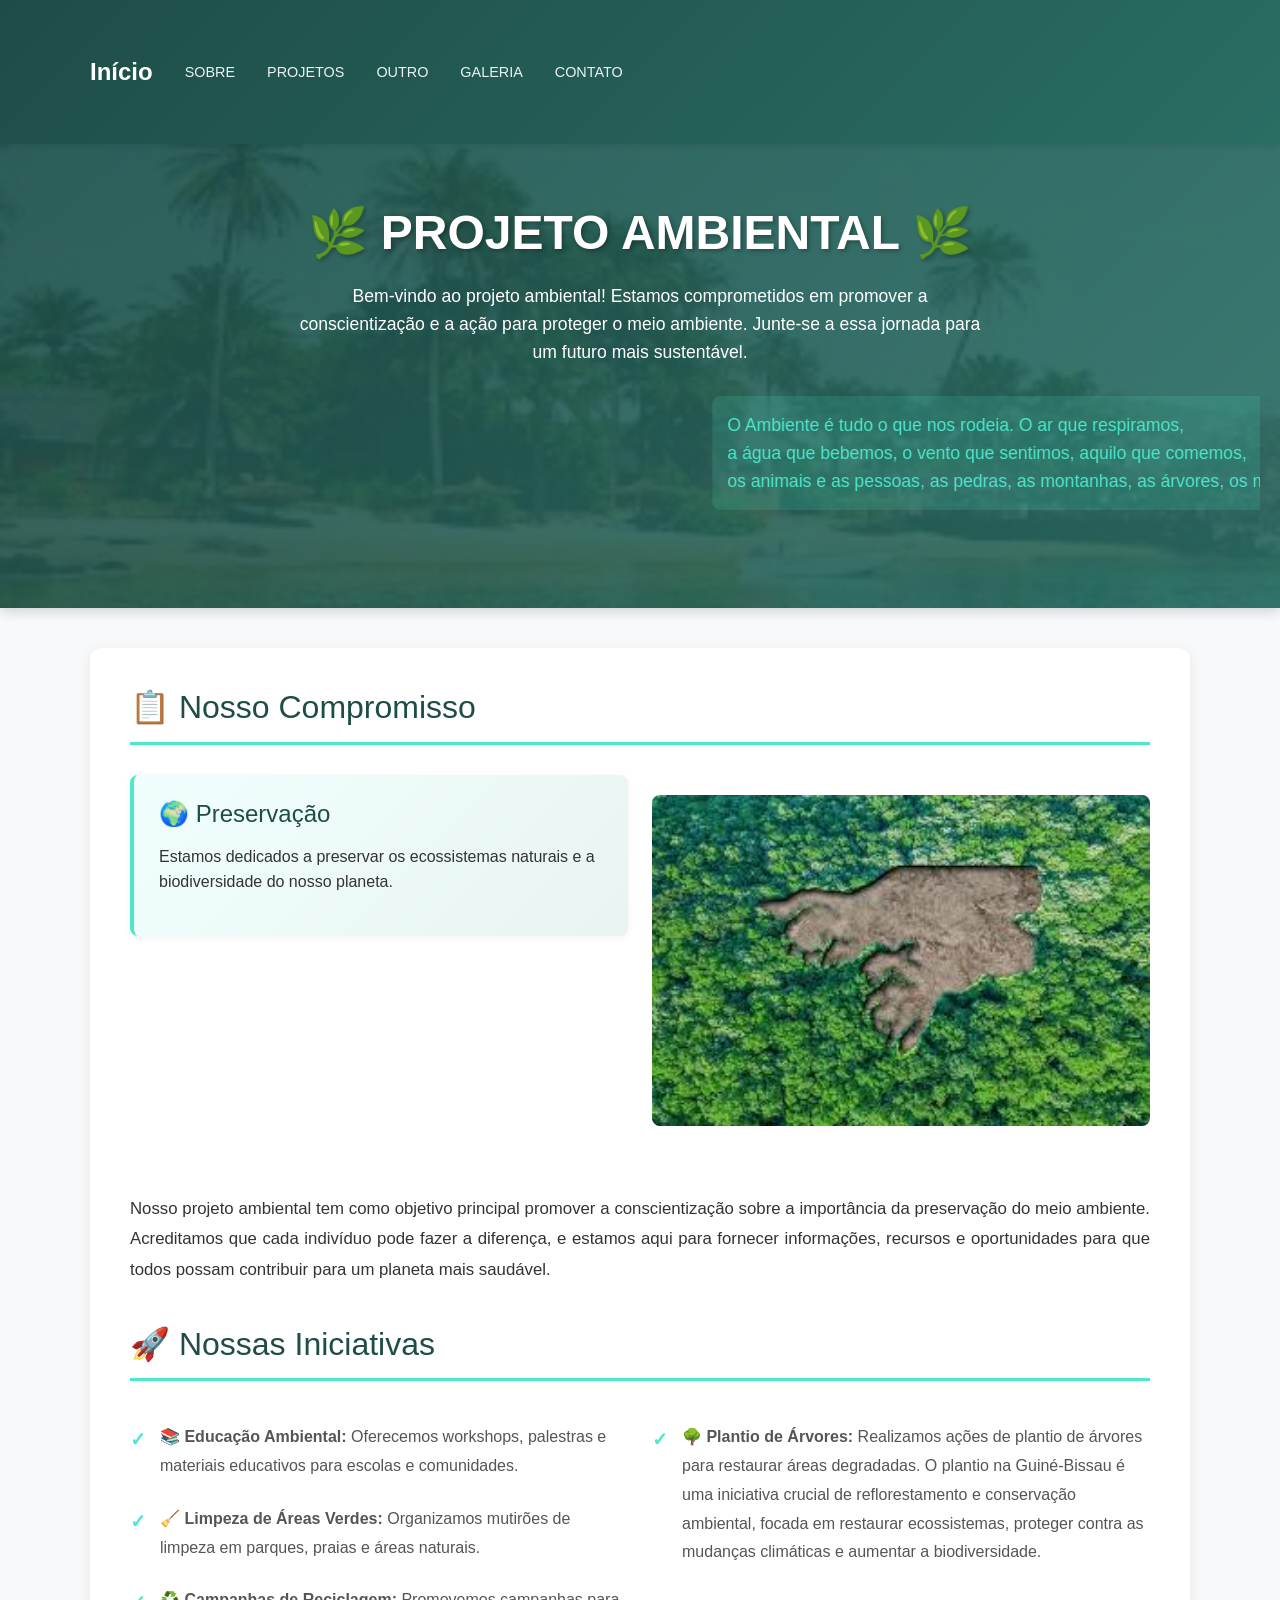
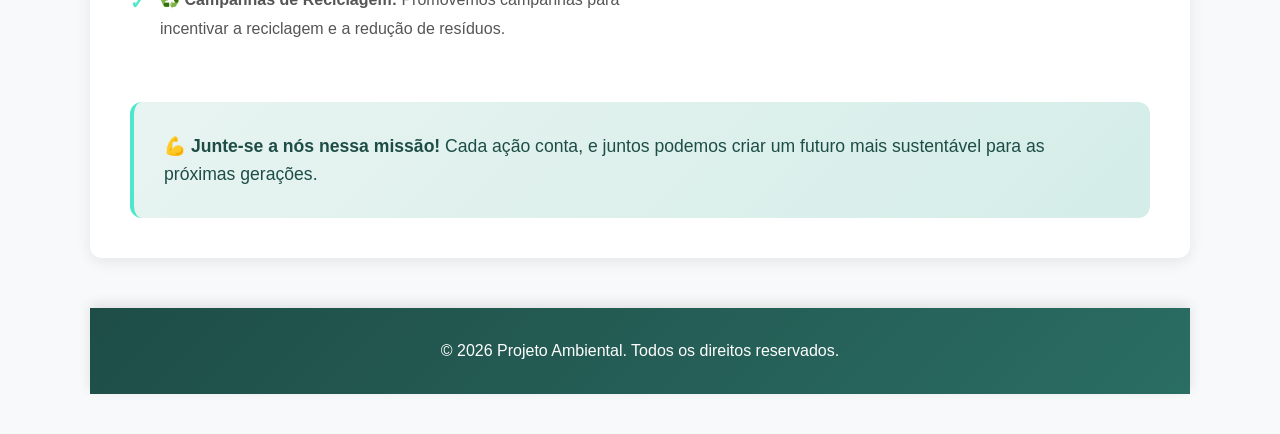
<file: index.html>
<!DOCTYPE html>
<html lang="pt-br">
<head>
    <meta charset="UTF-8">
    <meta name="viewport" content="width=device-width, initial-scale=1.0">
    <link rel="stylesheet" href="bootstrap-5.3.8-dist/css/bootstrap.min.css">
    <script src="bootstrap-5.3.8-dist/js/bootstrap.bundle.min.js"></script>
    
    <title>PROJETO AMBIENTAL</title>
    <link rel="stylesheet" href="css/style.css">
</head>
<body class="ambiente">
    <nav class="navbar navbar-expand-lg navbar-dark bg-dark">
        <div class="container">
            <a class="navbar-brand" href="index.html">Início</a>
            <button class="navbar-toggler" type="button" data-bs-toggle="collapse" data-bs-target="#navbarNav">
                <span class="navbar-toggler-icon"></span>
            </button>
            <div class="collapse navbar-collapse" id="navbarNav">
                <ul class="navbar-nav">
                    <li class="nav-item">
                        <a class="nav-link" href="sobre.html">Sobre</a>
                    </li>
                    <li class="nav-item">
                        <a class="nav-link" href="projeto.html">Projetos</a>
                    </li>
                    <li class="nav-item">
                        <a class="nav-link" href="ambiente-guine.html">Outro</a>
                    </li>

                    <li class="nav-item">
                        <a class="nav-link" href="Galeria.html">Galeria</a>
                    </li>
                    <li class="nav-item">
                        <a class="nav-link" href="contacto.html">Contato</a>
                    </li>
                </ul>
            </div>
        </div>
    </nav>
    <header>
        <h1>🌿 PROJETO AMBIENTAL 🌿</h1>
        <p>Bem-vindo ao projeto ambiental! Estamos comprometidos em promover a conscientização e a ação para proteger o meio ambiente. Junte-se a essa jornada para um futuro mais sustentável.</p>
        <marquee behavior="alternate" direction="left">
            <p>O Ambiente é tudo o que nos rodeia. O ar que respiramos,<br> a água que bebemos, o vento que sentimos, aquilo que comemos,<br> os animais e as pessoas, as pedras, as montanhas, as árvores, os mares e os Oceanos.</p>
        </marquee>
    </header> 
   
    <div class="container">
        <section class="content">
            <h2>📋 Nosso Compromisso</h2>
            
            <div class="row g-4 mb-5">
                <div class="col-md-6">
                    <div class="box">
                        <h3>🌍 Preservação</h3>
                        <p>Estamos dedicados a preservar os ecossistemas naturais e a biodiversidade do nosso planeta.</p>
                    </div>
                </div>
                <div class="col-md-6">
                    <img src="img/3.jfif" alt="Imagem do Planeta Terra" class="responsive-img">
                </div>
            </div>

            <p style="text-align: justify; font-size: 1.05rem; line-height: 1.8; margin-bottom: 30px;">Nosso projeto ambiental tem como objetivo principal promover a conscientização sobre a importância da preservação do meio ambiente. Acreditamos que cada indivíduo pode fazer a diferença, e estamos aqui para fornecer informações, recursos e oportunidades para que todos possam contribuir para um planeta mais saudável.</p>

            <h2 style="margin-top: 40px;">🚀 Nossas Iniciativas</h2>
            <div class="row g-4">
                <div class="col-md-6">
                    <ul>
                        <li><strong>📚 Educação Ambiental:</strong> Oferecemos workshops, palestras e materiais educativos para escolas e comunidades.</li>
                        <li><strong>🧹 Limpeza de Áreas Verdes:</strong> Organizamos mutirões de limpeza em parques, praias e áreas naturais.</li>
                        <li><strong>♻️ Campanhas de Reciclagem:</strong> Promovemos campanhas para incentivar a reciclagem e a redução de resíduos.</li>
                    </ul>
                </div>
                <div class="col-md-6">
                    <ul>
                        <li><strong>🌳 Plantio de Árvores:</strong> Realizamos ações de plantio de árvores para restaurar áreas degradadas. O plantio na Guiné-Bissau é uma iniciativa crucial de reflorestamento e conservação ambiental, focada em restaurar ecossistemas, proteger contra as mudanças climáticas e aumentar a biodiversidade.</li>
                    </ul>
                </div>
            </div>

            <div style="background: linear-gradient(135deg, #e8f4f1 0%, #d4ede8 100%); padding: 30px; border-radius: 12px; margin-top: 30px; border-left: 4px solid #4de8cc;">
                <p style="font-size: 1.1rem; color: #1e4d47; margin: 0;"><strong>💪 Junte-se a nós nessa missão!</strong> Cada ação conta, e juntos podemos criar um futuro mais sustentável para as próximas gerações.</p>
            </div>
        </section>
        <footer class="footer">
            <p>&copy; 2026 Projeto Ambiental. Todos os direitos reservados.</p>
        </footer>
    </div>
</body>
</html>
</file>
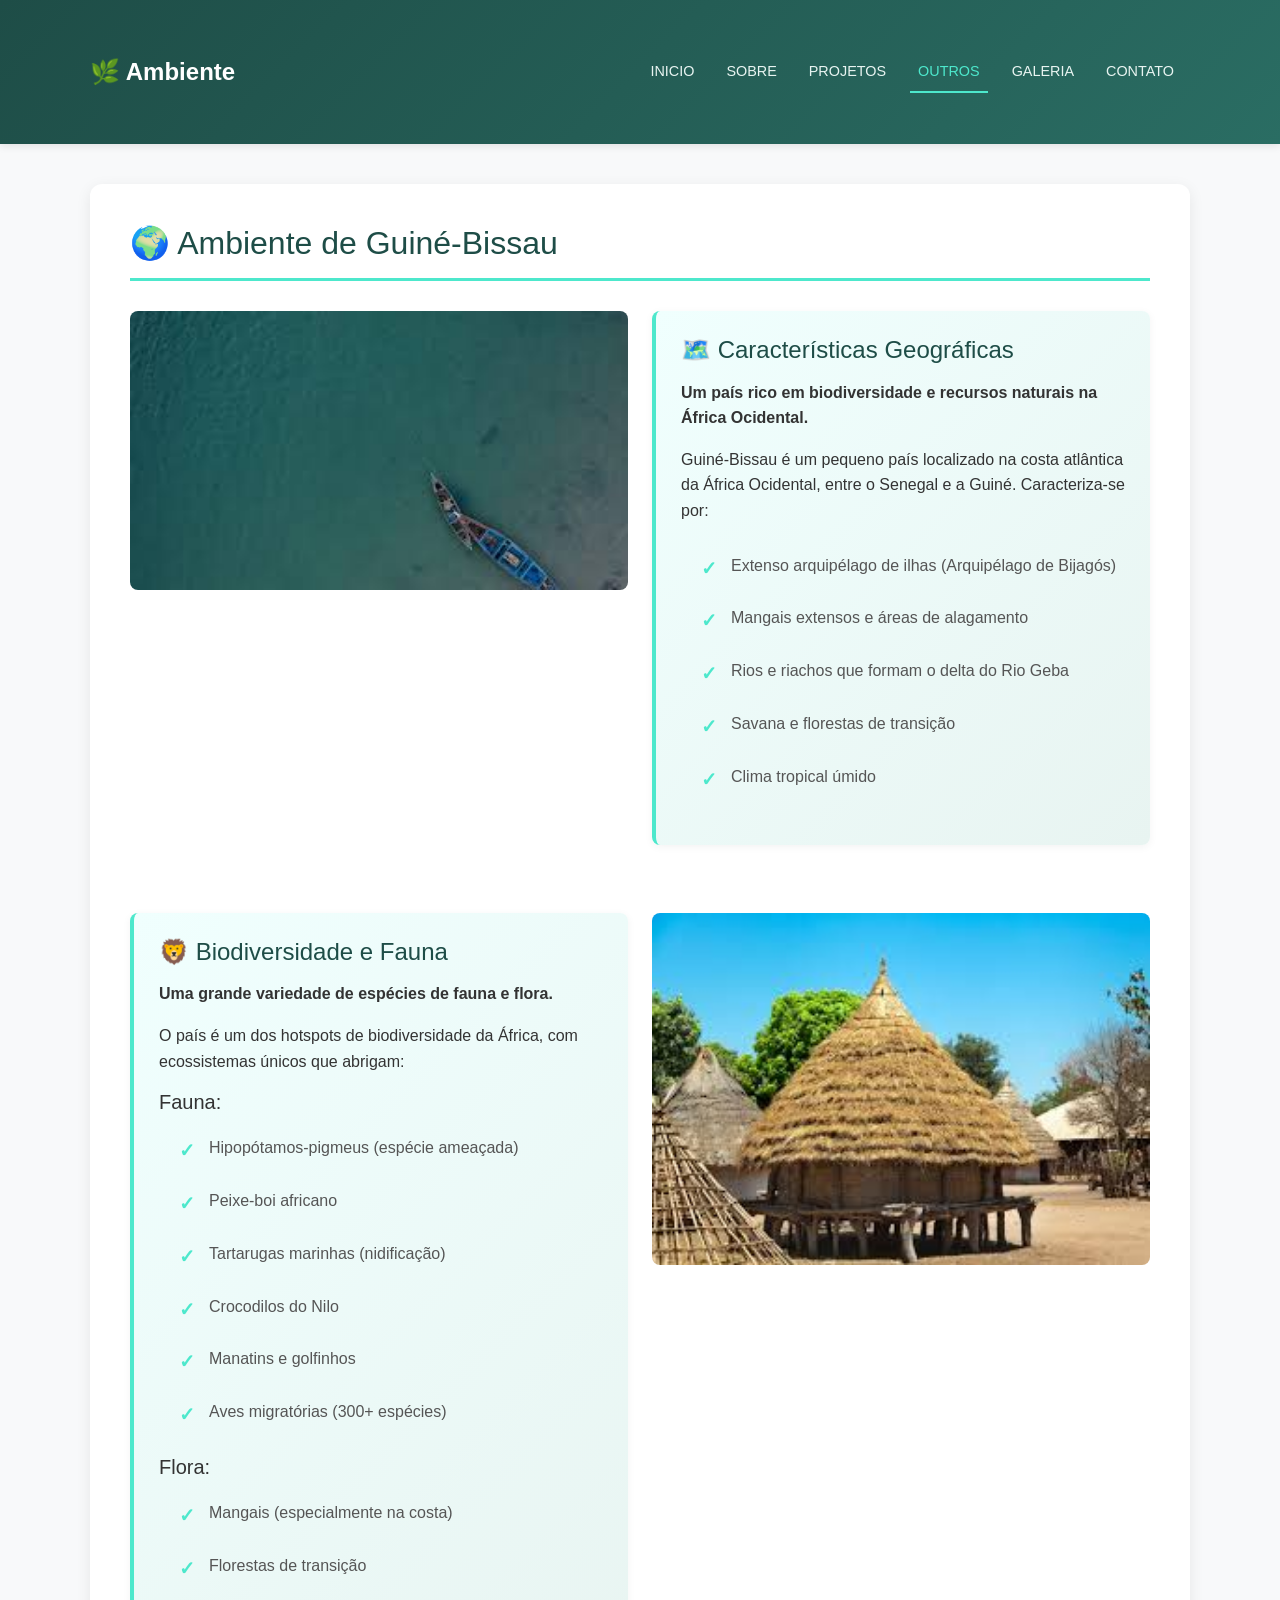
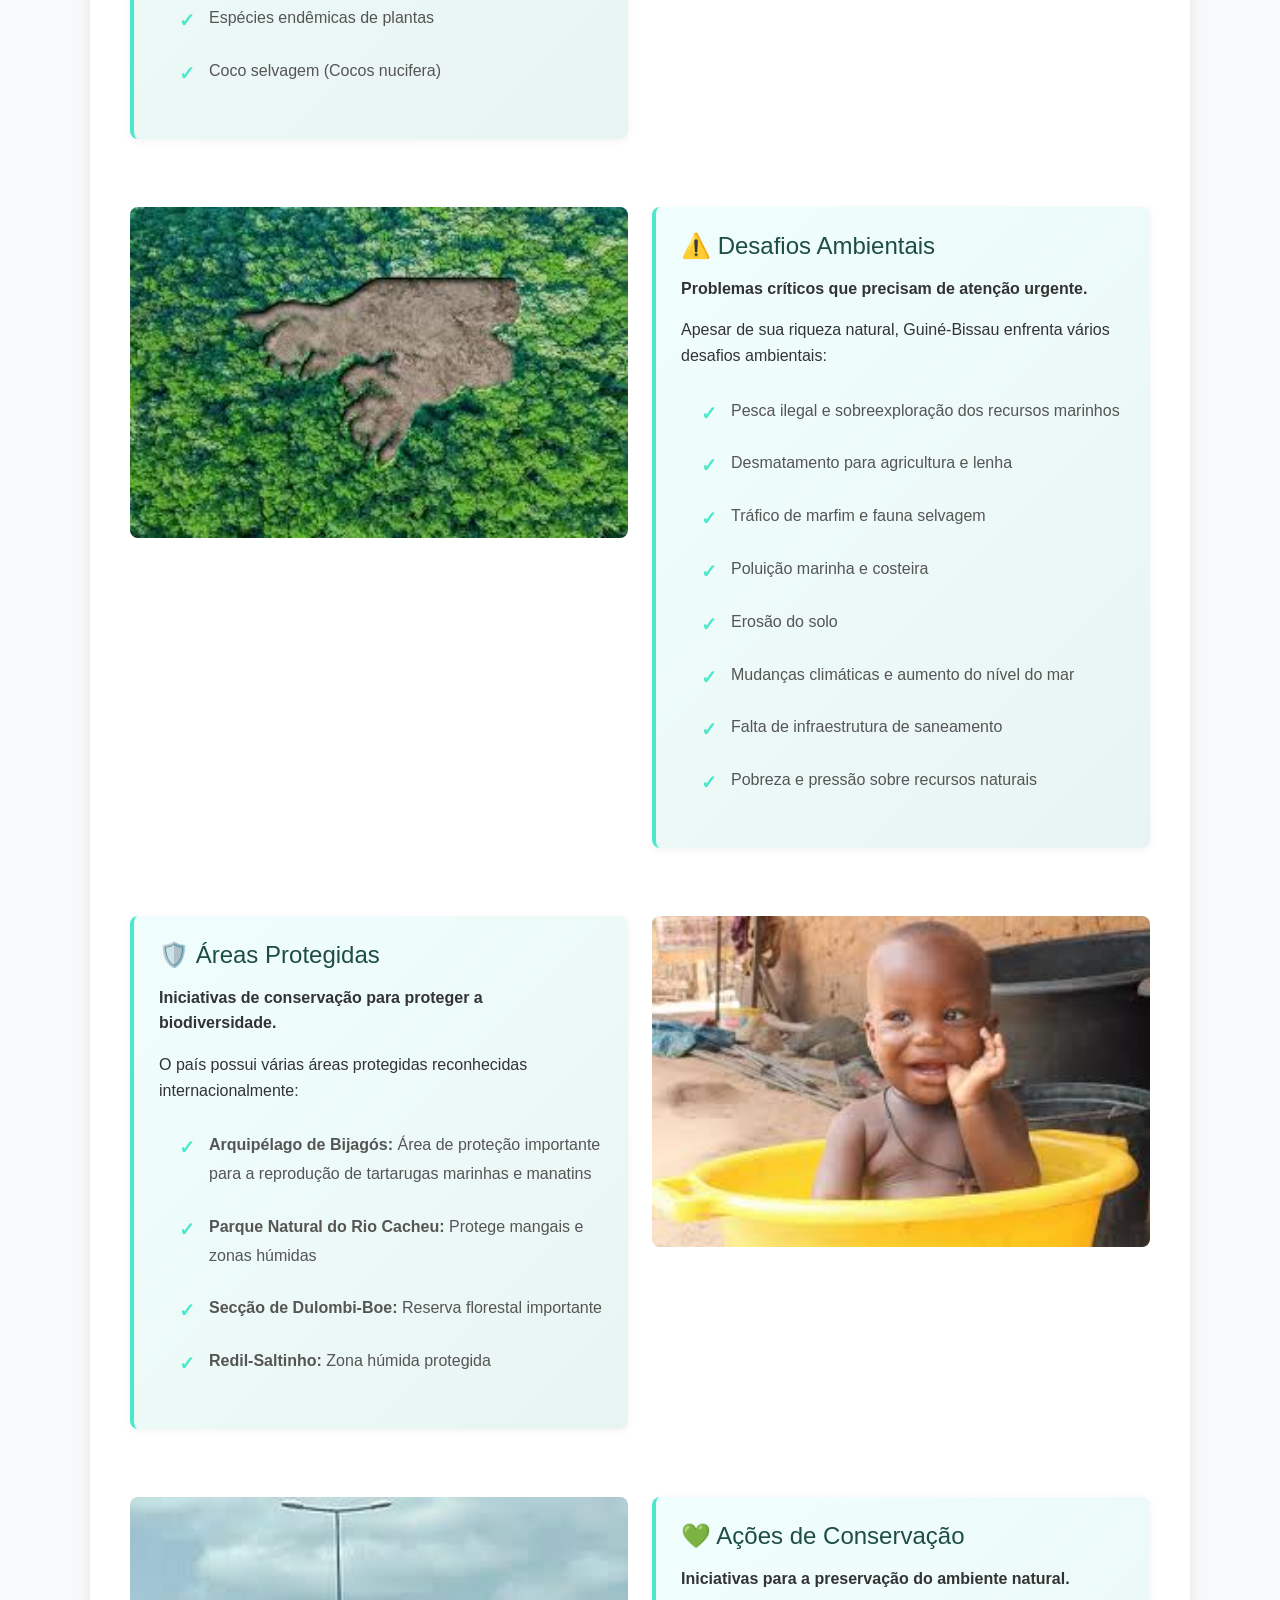
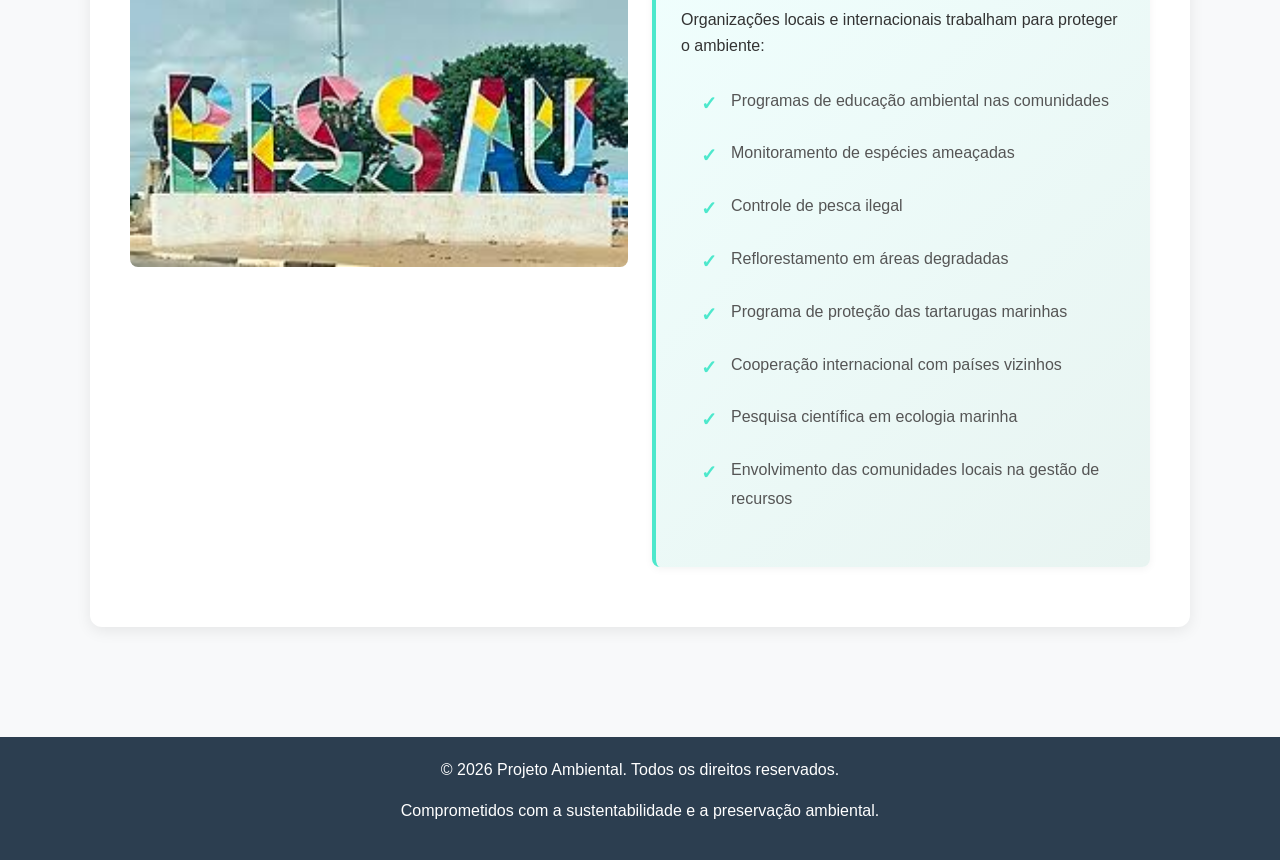
<file: ambiente-guine.html>
<!DOCTYPE html>
<html lang="pt-br">
<head>
    <meta charset="UTF-8">
    <meta name="viewport" content="width=device-width, initial-scale=1.0">
    <title>Ambiente de Guiné-Bissau</title>
    <link rel="stylesheet" href="bootstrap-5.3.8-dist/css/bootstrap.min.css">
    <script src="bootstrap-5.3.8-dist/js/bootstrap.bundle.min.js"></script>
    <link rel="stylesheet" href="css/style.css">
</head>
<body class="ambiente">
    <nav class="navbar navbar-expand-lg navbar-dark bg-dark">
        <div class="container">
            <a class="navbar-brand" href="index.html">🌿 Ambiente</a>
            <button class="navbar-toggler" type="button" data-bs-toggle="collapse" data-bs-target="#navbarNav" aria-controls="navbarNav" aria-label="alterar navegacao" aria-expanded="false">
                <span class="navbar-toggler-icon"></span>
            </button>
            <div class="collapse navbar-collapse" id="navbarNav">
                <ul class="navbar-nav ms-auto">
                    <li class="nav-item">
                        <a class="nav-link" href="index.html">Inicio</a>
                    </li>
                    <li class="nav-item">
                        <a class="nav-link" href="sobre.html">Sobre</a>
                    </li>

                    <li class="nav-item">
                        <a class="nav-link" href="projeto.html">Projetos</a>
                    </li>
                    <li class="nav-item">
                        <a class="nav-link active" href="ambiente-guine.html">Outros</a>
                        <li class="nav-item">
                            <a class="nav-link" href="Galeria.html">Galeria</a>
                        </li>
                    </li>
                    <li class="nav-item">
                        <a class="nav-link" href="contacto.html">Contato</a>
                    </li>
                </ul>
            </div>
        </div>
    </nav>

    <div class="container">
        <section class="content">
            <h2>🌍 Ambiente de Guiné-Bissau</h2>
            
            <!-- Seção 1: Características Geográficas -->
            <div class="row g-4 mb-5">
                <div class="col-md-6">
                    <img src="img/15.jfif" alt="Biodiversidade de Guiné-Bissau" style="border-radius: 8px; width: 100%;">
                </div>
                <div class="col-md-6">
                    <div class="box">
                        <h3>🗺️ Características Geográficas</h3>
                        <p><strong>Um país rico em biodiversidade e recursos naturais na África Ocidental.</strong></p>
                        <p>Guiné-Bissau é um pequeno país localizado na costa atlântica da África Ocidental, entre o Senegal e a Guiné. Caracteriza-se por:</p>
                        <ul style="padding-left: 20px;">
                            <li>Extenso arquipélago de ilhas (Arquipélago de Bijagós)</li>
                            <li>Mangais extensos e áreas de alagamento</li>
                            <li>Rios e riachos que formam o delta do Rio Geba</li>
                            <li>Savana e florestas de transição</li>
                            <li>Clima tropical úmido</li>
                        </ul>
                    </div>
                </div>
            </div>

            <!-- Seção 2: Biodiversidade -->
            <div class="row g-4 mb-5">
                <div class="col-md-6 order-md-2">
                    <img src="img/10.jfif" alt="Fauna de Guiné-Bissau" style="border-radius: 8px; width: 100%;">
                </div>
                <div class="col-md-6 order-md-1">
                    <div class="box">
                        <h3>🦁 Biodiversidade e Fauna</h3>
                        <p><strong>Uma grande variedade de espécies de fauna e flora.</strong></p>
                        <p>O país é um dos hotspots de biodiversidade da África, com ecossistemas únicos que abrigam:</p>
                        <h5>Fauna:</h5>
                        <ul style="padding-left: 20px;">
                            <li>Hipopótamos-pigmeus (espécie ameaçada)</li>
                            <li>Peixe-boi africano</li>
                            <li>Tartarugas marinhas (nidificação)</li>
                            <li>Crocodilos do Nilo</li>
                            <li>Manatins e golfinhos</li>
                            <li>Aves migratórias (300+ espécies)</li>
                        </ul>
                        <h5>Flora:</h5>
                        <ul style="padding-left: 20px;">
                            <li>Mangais (especialmente na costa)</li>
                            <li>Florestas de transição</li>
                            <li>Espécies endêmicas de plantas</li>
                            <li>Coco selvagem (Cocos nucifera)</li>
                        </ul>
                    </div>
                </div>
            </div>

            <!-- Seção 3: Desafios Ambientais -->
            <div class="row g-4 mb-5">
                <div class="col-md-6">
                    <img src="img/3.jfif" alt="Desafios ambientais" style="border-radius: 8px; width: 100%;">
                </div>
                <div class="col-md-6">
                    <div class="box">
                        <h3>⚠️ Desafios Ambientais</h3>
                        <p><strong>Problemas críticos que precisam de atenção urgente.</strong></p>
                        <p>Apesar de sua riqueza natural, Guiné-Bissau enfrenta vários desafios ambientais:</p>
                        <ul style="padding-left: 20px;">
                            <li>Pesca ilegal e sobreexploração dos recursos marinhos</li>
                            <li>Desmatamento para agricultura e lenha</li>
                            <li>Tráfico de marfim e fauna selvagem</li>
                            <li>Poluição marinha e costeira</li>
                            <li>Erosão do solo</li>
                            <li>Mudanças climáticas e aumento do nível do mar</li>
                            <li>Falta de infraestrutura de saneamento</li>
                            <li>Pobreza e pressão sobre recursos naturais</li>
                        </ul>
                    </div>
                </div>
            </div>

            <!-- Seção 4: Áreas Protegidas -->
            <div class="row g-4 mb-5">
                <div class="col-md-6 order-md-2">
                    <img src="img/7.jfif" alt="Áreas Protegidas" style="border-radius: 8px; width: 100%;">
                </div>
                <div class="col-md-6 order-md-1">
                    <div class="box">
                        <h3>🛡️ Áreas Protegidas</h3>
                        <p><strong>Iniciativas de conservação para proteger a biodiversidade.</strong></p>
                        <p>O país possui várias áreas protegidas reconhecidas internacionalmente:</p>
                        <ul style="padding-left: 20px;">
                            <li><strong>Arquipélago de Bijagós:</strong> Área de proteção importante para a reprodução de tartarugas marinhas e manatins</li>
                            <li><strong>Parque Natural do Rio Cacheu:</strong> Protege mangais e zonas húmidas</li>
                            <li><strong>Secção de Dulombi-Boe:</strong> Reserva florestal importante</li>
                            <li><strong>Redil-Saltinho:</strong> Zona húmida protegida</li>
                        </ul>
                    </div>
                </div>
            </div>

            <!-- Seção 5: Ações de Conservação -->
            <div class="row g-4">
                <div class="col-md-6">
                    <img src="img/16.jfif" alt="Conservação" style="border-radius: 8px; width: 100%;">
                </div>
                <div class="col-md-6">
                    <div class="box">
                        <h3>💚 Ações de Conservação</h3>
                        <p><strong>Iniciativas para a preservação do ambiente natural.</strong></p>
                        <p>Organizações locais e internacionais trabalham para proteger o ambiente:</p>
                        <ul style="padding-left: 20px;">
                            <li>Programas de educação ambiental nas comunidades</li>
                            <li>Monitoramento de espécies ameaçadas</li>
                            <li>Controle de pesca ilegal</li>
                            <li>Reflorestamento em áreas degradadas</li>
                            <li>Programa de proteção das tartarugas marinhas</li>
                            <li>Cooperação internacional com países vizinhos</li>
                            <li>Pesquisa científica em ecologia marinha</li>
                            <li>Envolvimento das comunidades locais na gestão de recursos</li>
                        </ul>
                    </div>
                </div>
            </div>
        </section>
    </div>

    <footer style="background-color: #2c3e50; color: white; padding: 20px; text-align: center; margin-top: 40px;">
        <p>&copy; 2026 Projeto Ambiental. Todos os direitos reservados.</p>
        <p>Comprometidos com a sustentabilidade e a preservação ambiental.</p>
    </footer>
</body>
</html>
</file>
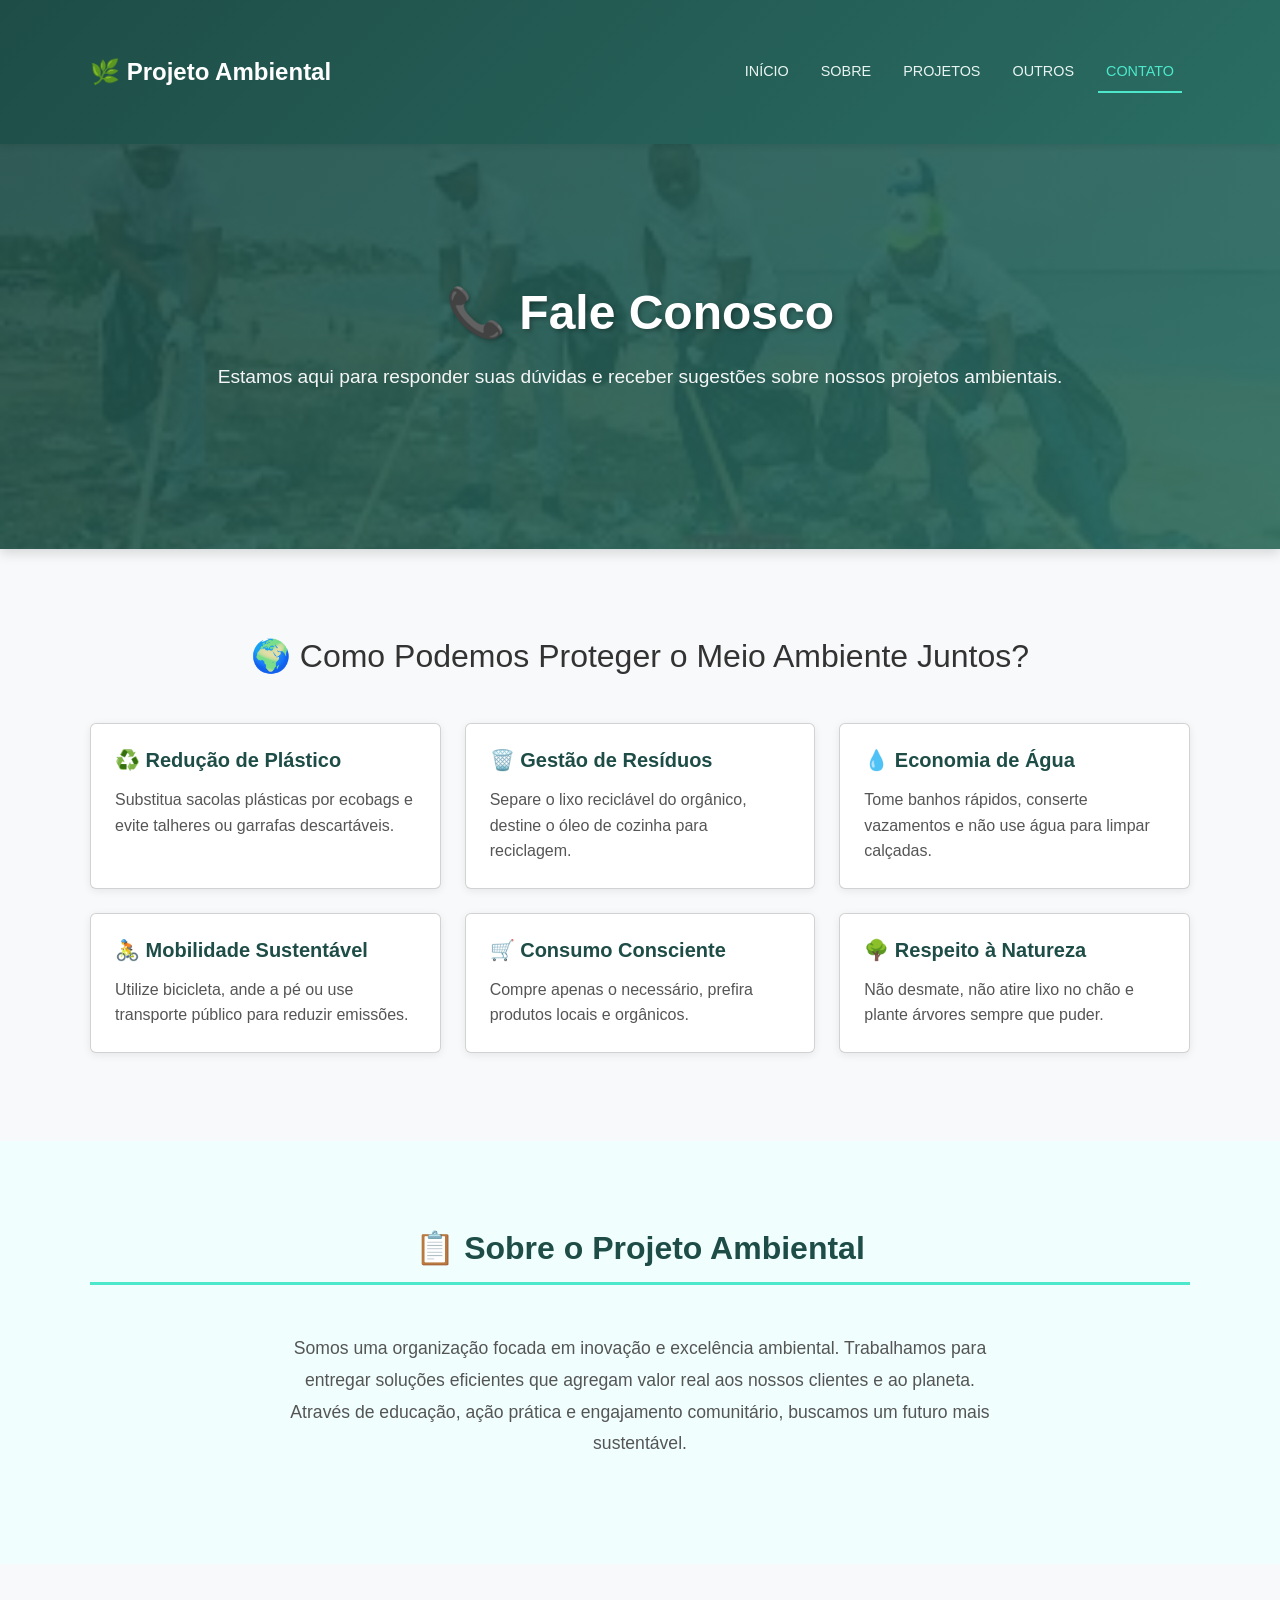
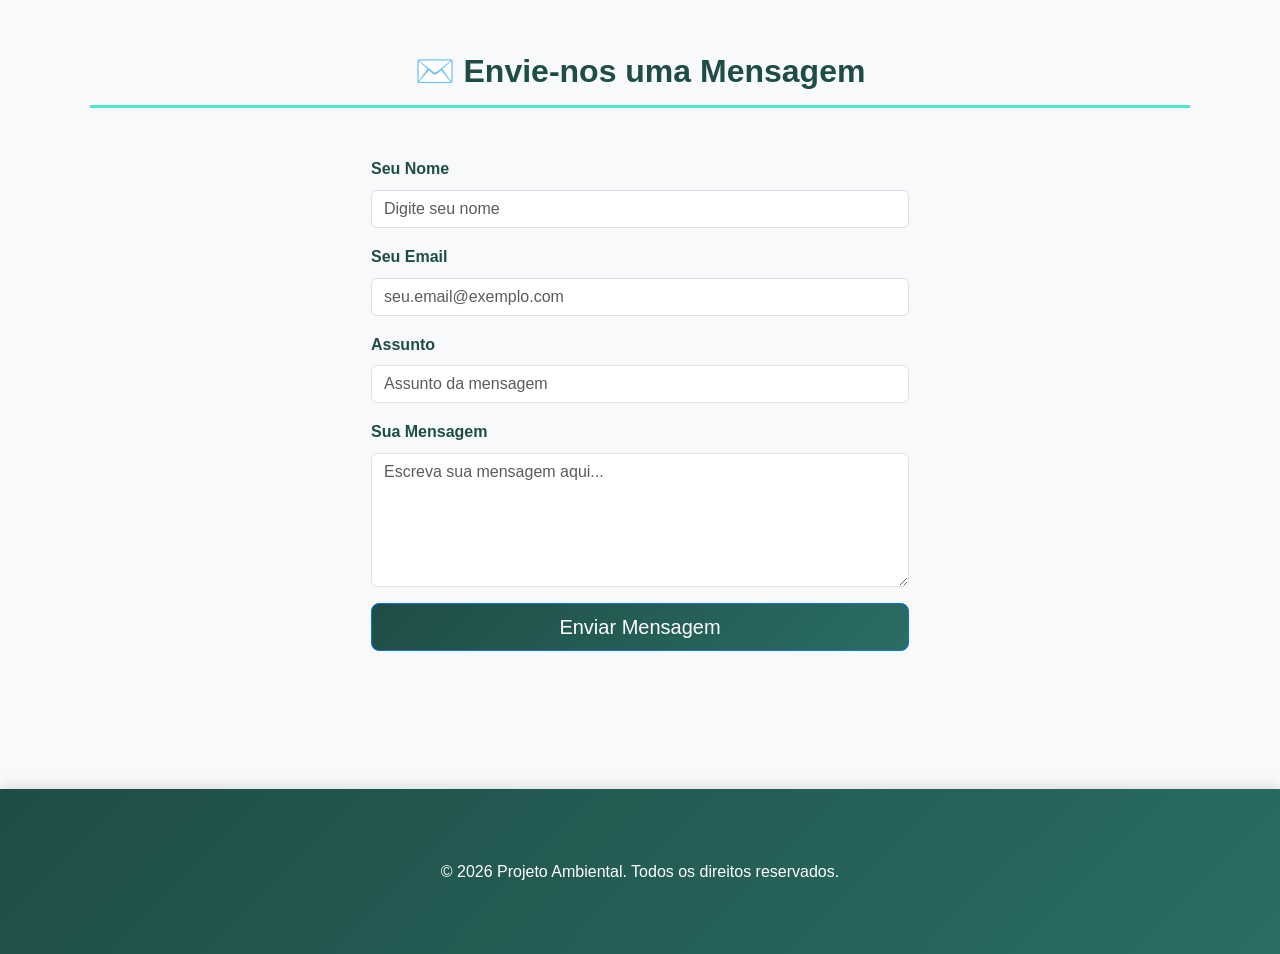
<file: contacto.html>
<!DOCTYPE html>
<html lang="pt-br">
<head>
    <meta charset="UTF-8">
    <meta name="viewport" content="width=device-width, initial-scale=1.0">
    <title>Contato - Projeto Ambiental</title>
    <link rel="stylesheet" href="css/contacto.css">
    <link rel="stylesheet" href="bootstrap-5.3.8-dist/css/bootstrap.min.css">
    <script src="bootstrap-5.3.8-dist/js/bootstrap.bundle.min.js"></script>
    <link rel="stylesheet" href="css/style.css">
</head>
<body class="ambiente">

<!-- Navbar -->
<nav class="navbar navbar-expand-lg navbar-dark bg-dark">
    <div class="container">
        <a class="navbar-brand" href="index.html">🌿 Projeto Ambiental</a>
        <button class="navbar-toggler" type="button" data-bs-toggle="collapse" data-bs-target="#menu">
            <span class="navbar-toggler-icon"></span>
        </button>

        <div class="collapse navbar-collapse" id="menu">
            <ul class="navbar-nav ms-auto">
                <li class="nav-item"><a class="nav-link" href="index.html">Início</a></li>
                <li class="nav-item"><a class="nav-link" href="sobre.html">Sobre</a></li>
                <li class="nav-item"><a class="nav-link" href="projeto.html">Projetos</a></li>
                <li class="nav-item"><a class="nav-link" href="ambiente-guine.html">Outros</a></li>
                <li class="nav-item"><a class="nav-link active" href="contacto.html">Contato</a></li>
            </ul>
        </div>
    </div>
</nav>

<!-- Hero -->
<section class="hero">
    <div class="container">
        <h1>📞 Fale Conosco</h1>
        <p class="lead mt-3">Estamos aqui para responder suas dúvidas e receber sugestões sobre nossos projetos ambientais.</p>
    </div>
</section>

<!-- Serviços/Como Ajudamos -->
<section id="servicos" class="py-5">
    <div class="container">
        <h2 class="text-center mb-5">🌍 Como Podemos Proteger o Meio Ambiente Juntos?</h2>
        <div class="row g-4">
            <div class="col-md-6 col-lg-4">
                <div class="card p-4 h-100">
                    <h5>♻️ Redução de Plástico</h5>
                    <p>Substitua sacolas plásticas por ecobags e evite talheres ou garrafas descartáveis.</p>
                </div>
            </div>
            <div class="col-md-6 col-lg-4">
                <div class="card p-4 h-100">
                    <h5>🗑️ Gestão de Resíduos</h5>
                    <p>Separe o lixo reciclável do orgânico, destine o óleo de cozinha para reciclagem.</p>
                </div>
            </div>
            <div class="col-md-6 col-lg-4">
                <div class="card p-4 h-100">
                    <h5>💧 Economia de Água</h5>
                    <p>Tome banhos rápidos, conserte vazamentos e não use água para limpar calçadas.</p>
                </div>
            </div>
            <div class="col-md-6 col-lg-4">
                <div class="card p-4 h-100">
                    <h5>🚴 Mobilidade Sustentável</h5>
                    <p>Utilize bicicleta, ande a pé ou use transporte público para reduzir emissões.</p>
                </div>
            </div>
            <div class="col-md-6 col-lg-4">
                <div class="card p-4 h-100">
                    <h5>🛒 Consumo Consciente</h5>
                    <p>Compre apenas o necessário, prefira produtos locais e orgânicos.</p>
                </div>
            </div>
            <div class="col-md-6 col-lg-4">
                <div class="card p-4 h-100">
                    <h5>🌳 Respeito à Natureza</h5>
                    <p>Não desmate, não atire lixo no chão e plante árvores sempre que puder.</p>
                </div>
            </div>
        </div>
    </div>
</section>

<!-- Sobre -->
<section id="sobre" class="about py-5">
    <div class="container">
        <h2 class="section-title text-center mb-5">📋 Sobre o Projeto Ambiental</h2>
        <div class="row">
            <div class="col-md-8 mx-auto">
                <p class="text-center" style="font-size: 1.1rem; line-height: 1.8;">
                    Somos uma organização focada em inovação e excelência ambiental. Trabalhamos para entregar
                    soluções eficientes que agregam valor real aos nossos clientes e ao planeta. Através de educação,
                    ação prática e engajamento comunitário, buscamos um futuro mais sustentável.
                </p>
            </div>
        </div>
    </div>
</section>

<!-- Contato -->
<section id="contato" class="contact py-5">
    <div class="container">
        <h2 class="section-title text-center mb-5">✉️ Envie-nos uma Mensagem</h2>
        <div class="row justify-content-center">
            <div class="col-md-6">
                <form>
                    <div class="mb-3">
                        <label for="nome" class="form-label">Seu Nome</label>
                        <input type="text" class="form-control" id="nome" placeholder="Digite seu nome" required>
                    </div>
                    <div class="mb-3">
                        <label for="email" class="form-label">Seu Email</label>
                        <input type="email" class="form-control" id="email" placeholder="seu.email@exemplo.com" required>
                    </div>
                    <div class="mb-3">
                        <label for="assunto" class="form-label">Assunto</label>
                        <input type="text" class="form-control" id="assunto" placeholder="Assunto da mensagem" required>
                    </div>
                    <div class="mb-3">
                        <label for="mensagem" class="form-label">Sua Mensagem</label>
                        <textarea class="form-control" id="mensagem" rows="5" placeholder="Escreva sua mensagem aqui..." required></textarea>
                    </div>
                    <button type="submit" class="btn btn-primary w-100 btn-lg">Enviar Mensagem</button>
                </form>
            </div>
        </div>
    </div>
</section>

<!-- Footer -->
<footer class="footer">
    <div class="container">
        <p class="mb-0">&copy; 2026 Projeto Ambiental. Todos os direitos reservados.</p>
    </div>
</footer>

</body>
</html>
</file>
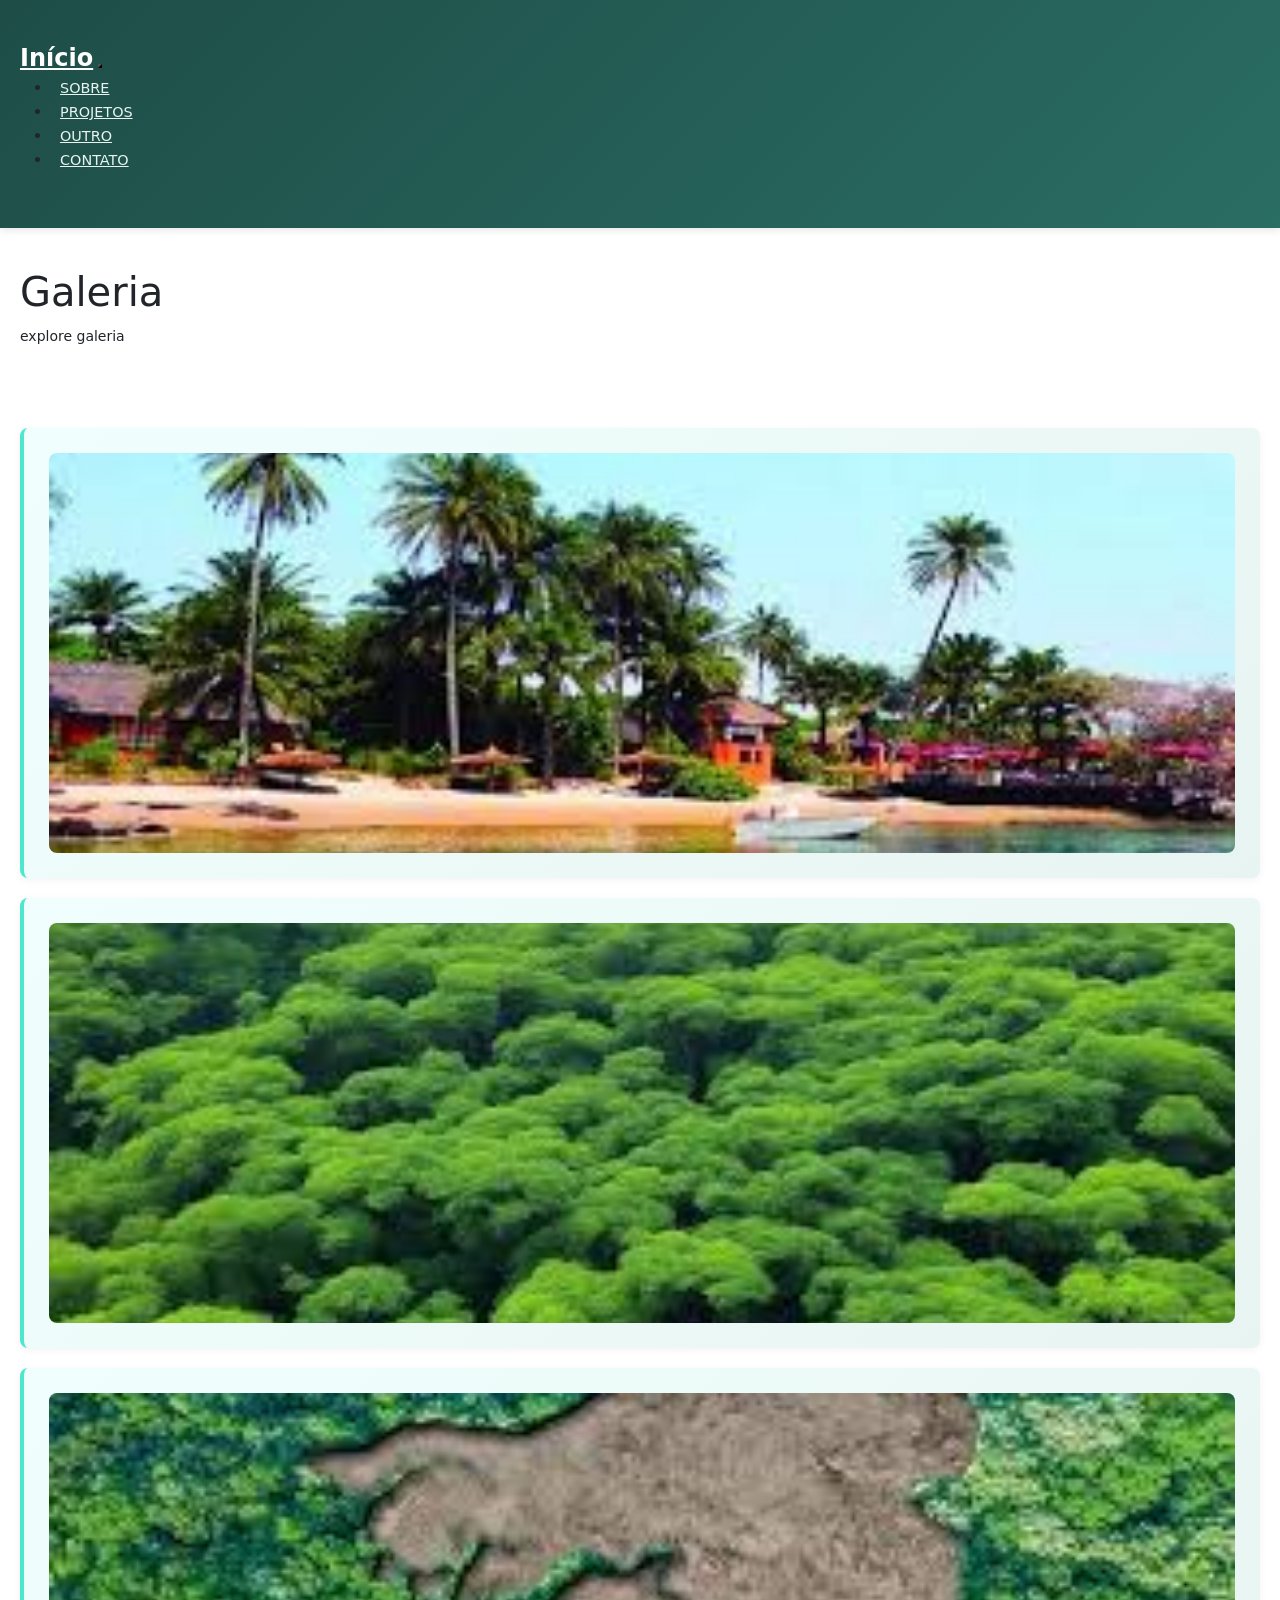
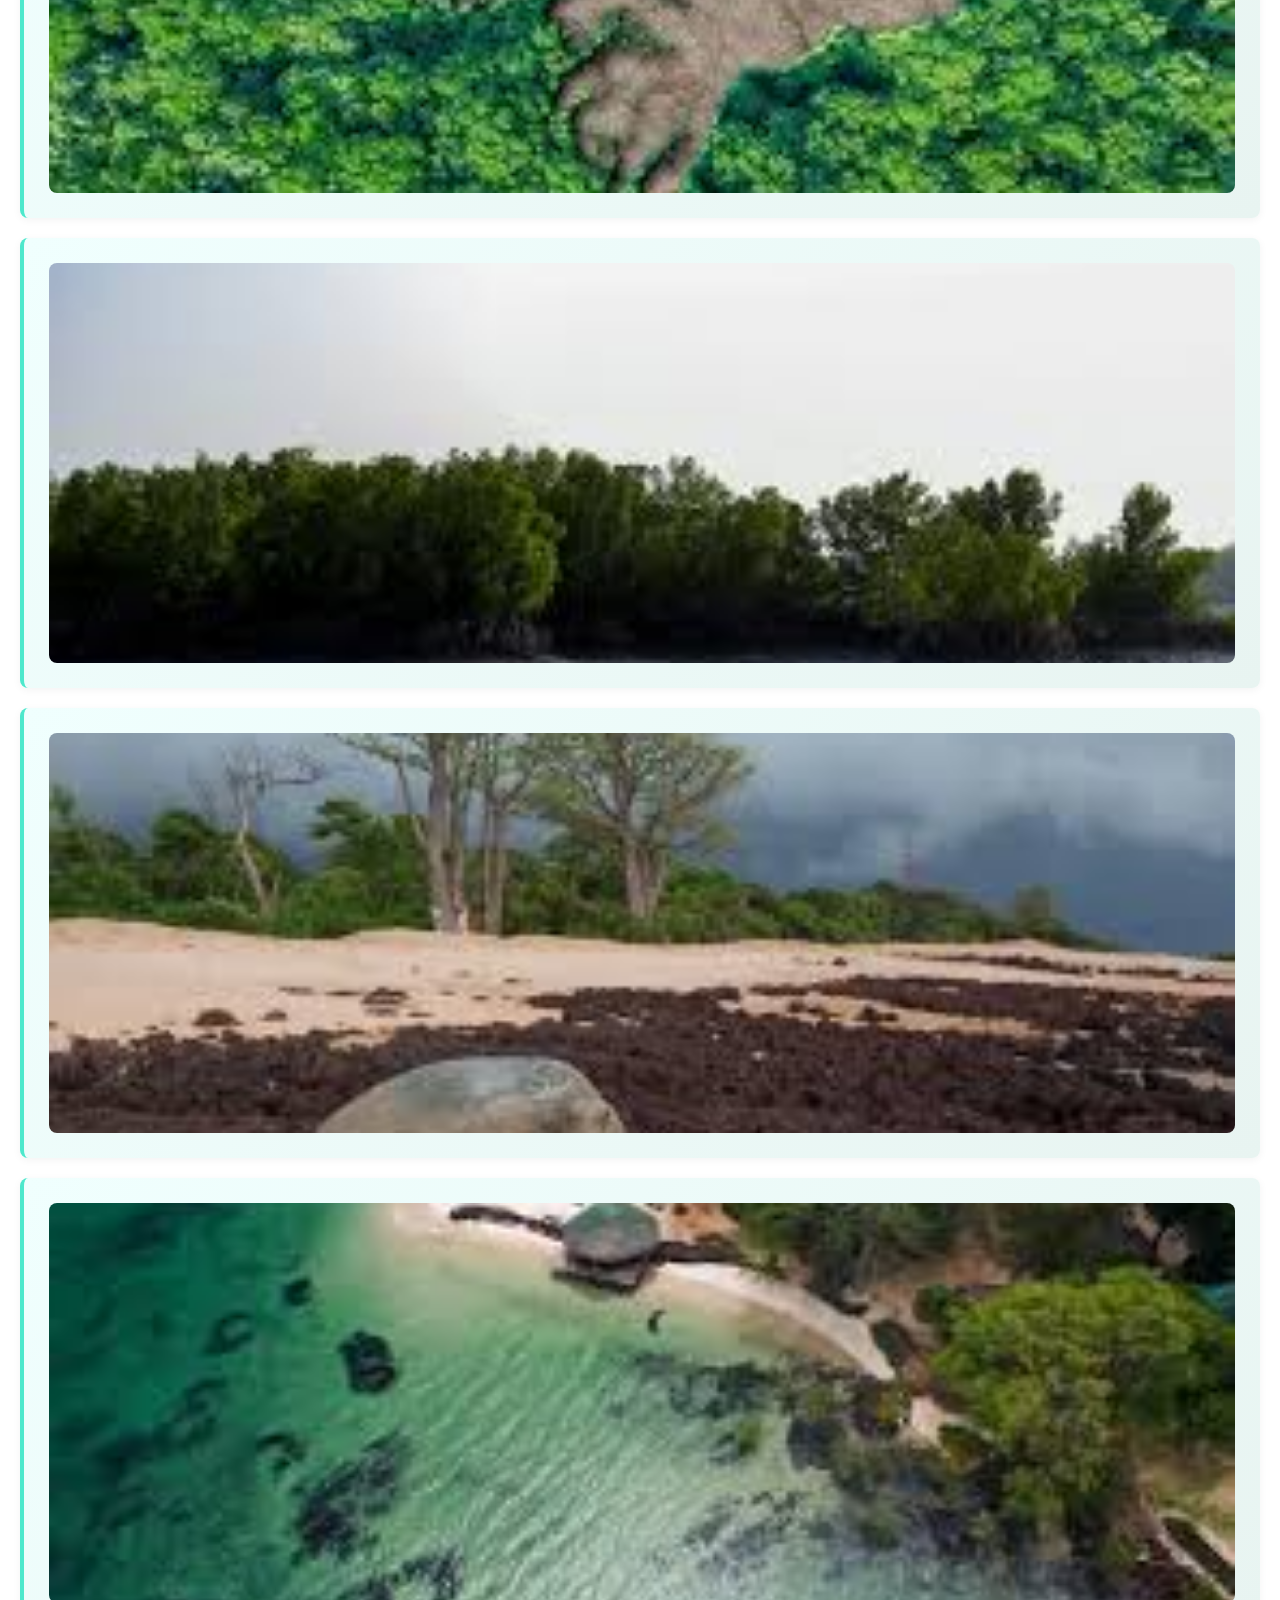
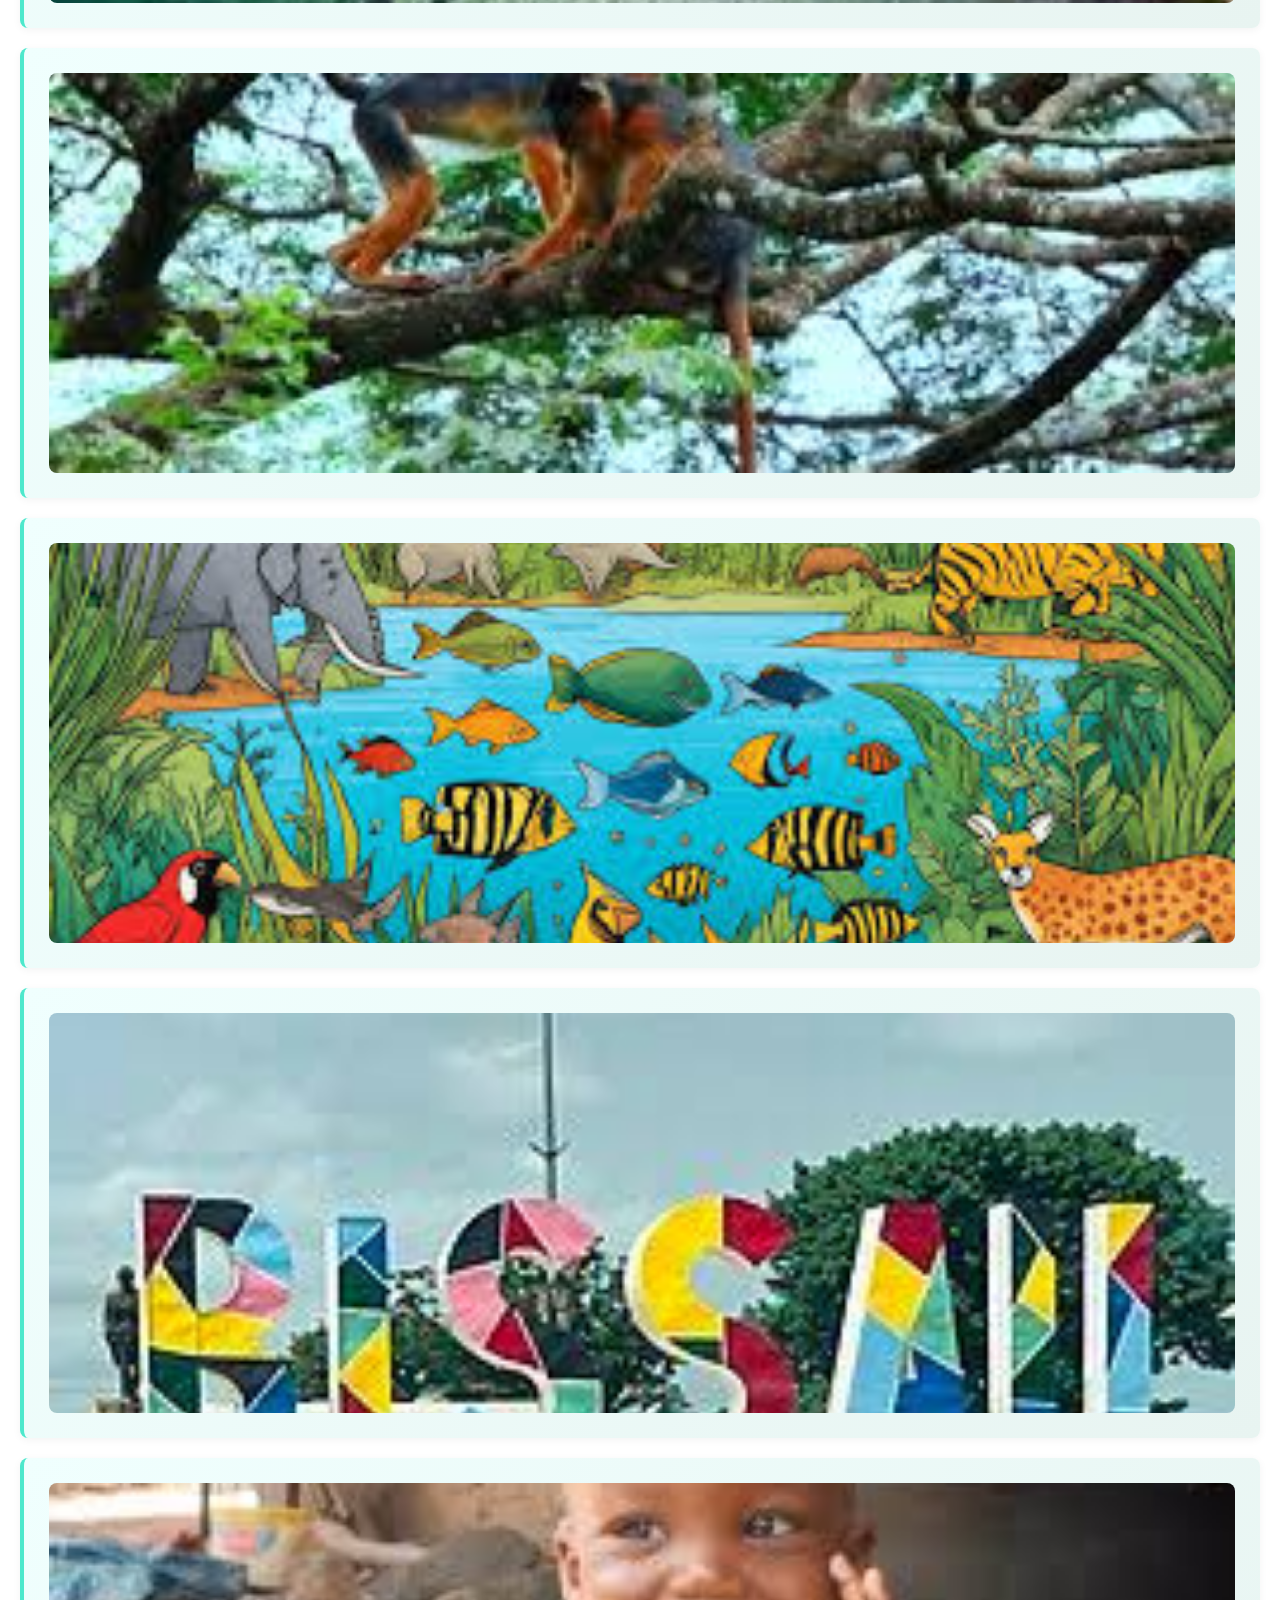
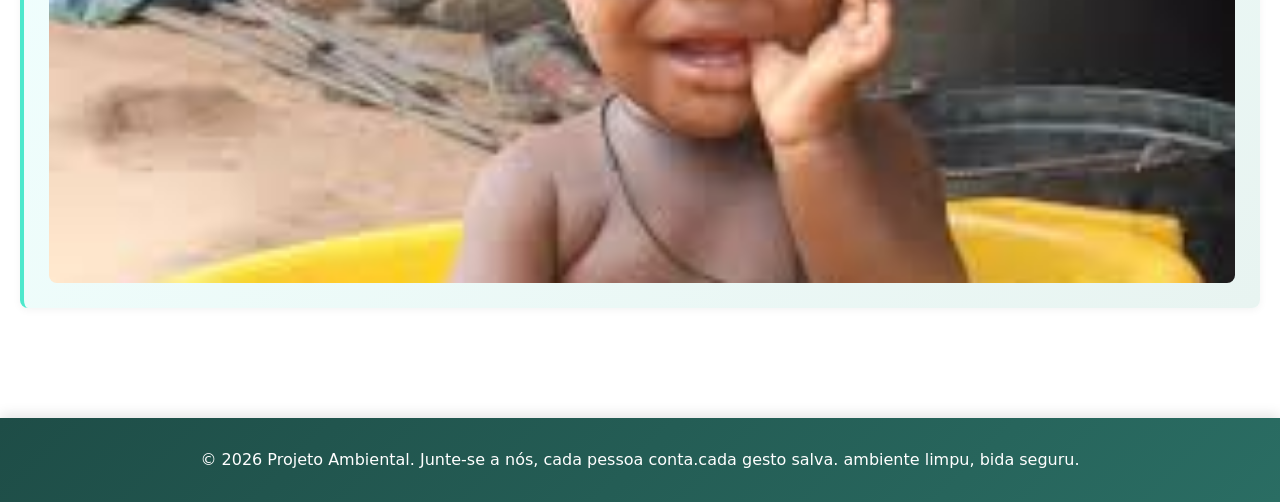
<file: Galeria.html>
<!DOCTYPE html>
<html lang="en">
<head>
    <meta charset="UTF-8">
    <meta name="viewport" content="width=device-width, initial-scale=1.0">
    <link rel="stylesheet" href="css/style.css">
    <link rel="stylesheet" href="bootstrap-5.3.8-dist/css/bootstrap-reboot.min.css">
    <link rel="stylesheet" href="bootstrap-5.3.8-dist/js/bootstrap.min.js">
    <title>Galeria</title>
    <style>
        .gallery-img{ cursor: pointer; object-fit: cover; height: 400px; width: 100%;

        }

    </style>
</head>
<body>
    <nav class="navbar navbar-expand-lg navbar-dark bg-dark">
        <div class="container">
            <a class="navbar-brand" href="index.html">Início</a>
            <button class="navbar-toggler" type="button" data-bs-toggle="collapse" data-bs-target="#navbarNav">
                <span class="navbar-toggler-icon"></span>
            </button>
            <div class="collapse navbar-collapse" id="navbarNav">
                <ul class="navbar-nav">
                    <li class="nav-item">
                        <a class="nav-link" href="sobre.html">Sobre</a>
                    </li>
                    <li class="nav-item">
                        <a class="nav-link" href="projeto.html">Projetos</a>
                    </li>
                    <li class="nav-item">
                        <a class="nav-link" href="ambiente-guine.html">Outro</a>
                    </li>
                    <li class="nav-item">
                        <a class="nav-link" href="contacto.html">Contato</a>
                    </li>
                </ul>
            </div>
        </div>
    </nav>
    <heade class="bg-primary text-white py-3 mb-4">
        <div class="container">
            <h1 class="h3 mb-0">Galeria</h1>
            <small>explore galeria</small>

        </div>

    </header>
    <main class="container mb-5">
        <div class="row row-cols-1 row-cols-sm-2 row-cols-md3 row-cols-lg-4 g-3">
            <div class="col">
                <div class="box">
                    <img src="img/1.jfif" class="box-img-top gallery-img" alt="lulu" data-bs-caption="galeria lu">

                </div>

            </div>

            <div class="col">
                <div class="box">
                    <img src="img/2.jfif" class="box-img-top gallery-img" alt="lulu" data-bs-caption="galeria lu">

                </div>

            </div>

            <div class="col">
                <div class="box">
                    <img src="img/3.jfif" class="box-img-top gallery-img" alt="lulu" data-bs-caption="galeria lu">

                </div>

            </div>

            <div class="col">
                <div class="box">
                    <img src="img/5.jfif" class="box-img-top gallery-img" alt="lulu" data-bs-caption="galeria lu">

                </div>

            </div>

            <div class="col">
                <div class="box">
                    <img src="img/6.jfif" class="box-img-top gallery-img" alt="lulu" data-bs-caption="galeria lu">

                </div>

            </div>

            <div class="col">
                <div class="box">
                    <img src="img/8.jfif" class="box-img-top gallery-img" alt="lulu" data-bs-caption="galeria lu">

                </div>

            </div>

            <div class="col">
                <div class="box">
                    <img src="img/9.jfif" class="box-img-top gallery-img" alt="lulu" data-bs-caption="galeria lu">

                </div>

            </div>

            <div class="col">
                <div class="box">
                    <img src="img/20.jfif" class="box-img-top gallery-img" alt="lulu" data-bs-caption="galeria lu">

                </div>

            </div>

            <div class="col">
                <div class="box">
                    <img src="img/16.jfif" class="box-img-top gallery-img" alt="lulu" data-bs-caption="galeria lu">

                </div>

            </div>

            <div class="col">
                <div class="box">
                    <img src="img/7.jfif" class="box-img-top gallery-img" alt="lulu" data-bs-caption="galeria lu">

                </div>

            </div>

        </div>

    </main>
    <footer class="footer">
        <p>&copy; 2026 Projeto Ambiental. Junte-se a nós, cada pessoa conta.cada gesto salva.
            ambiente limpu, bida seguru.
        </p>
    </footer>  
</body>
</html>
</file>
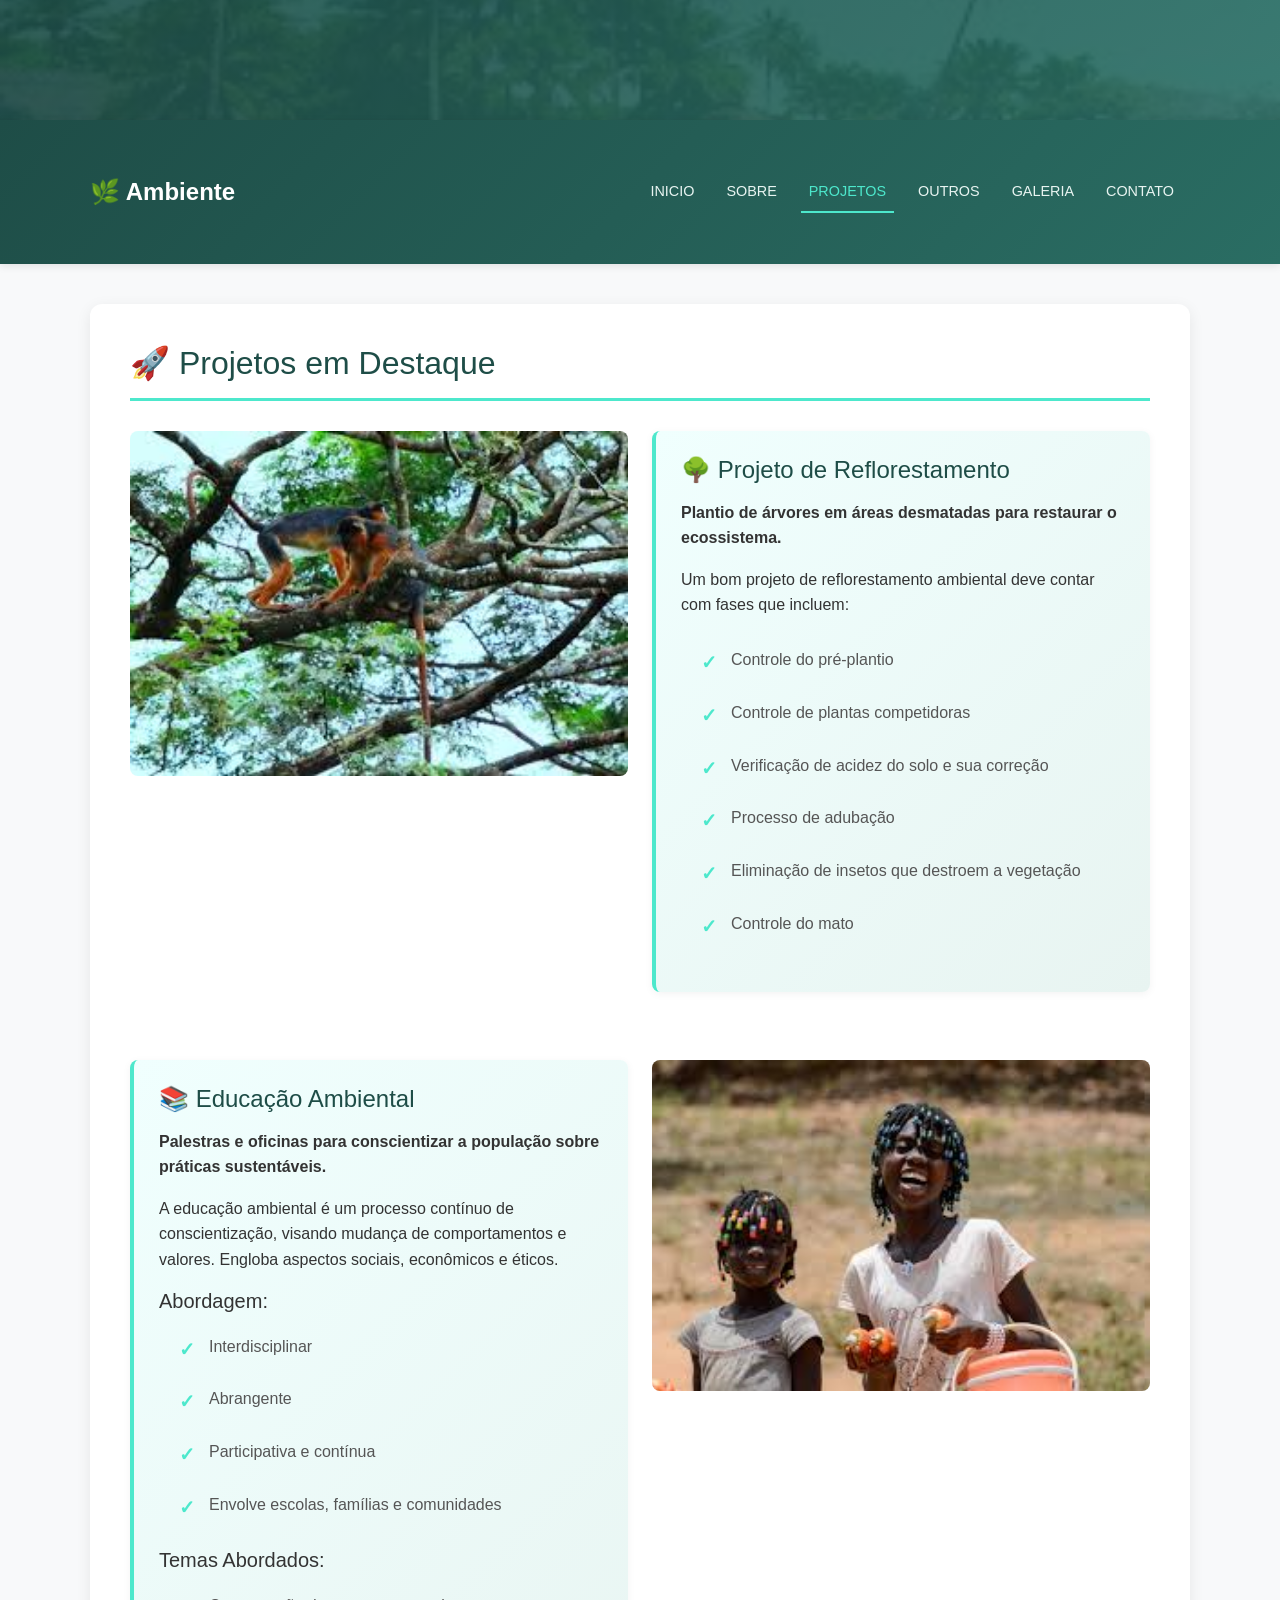
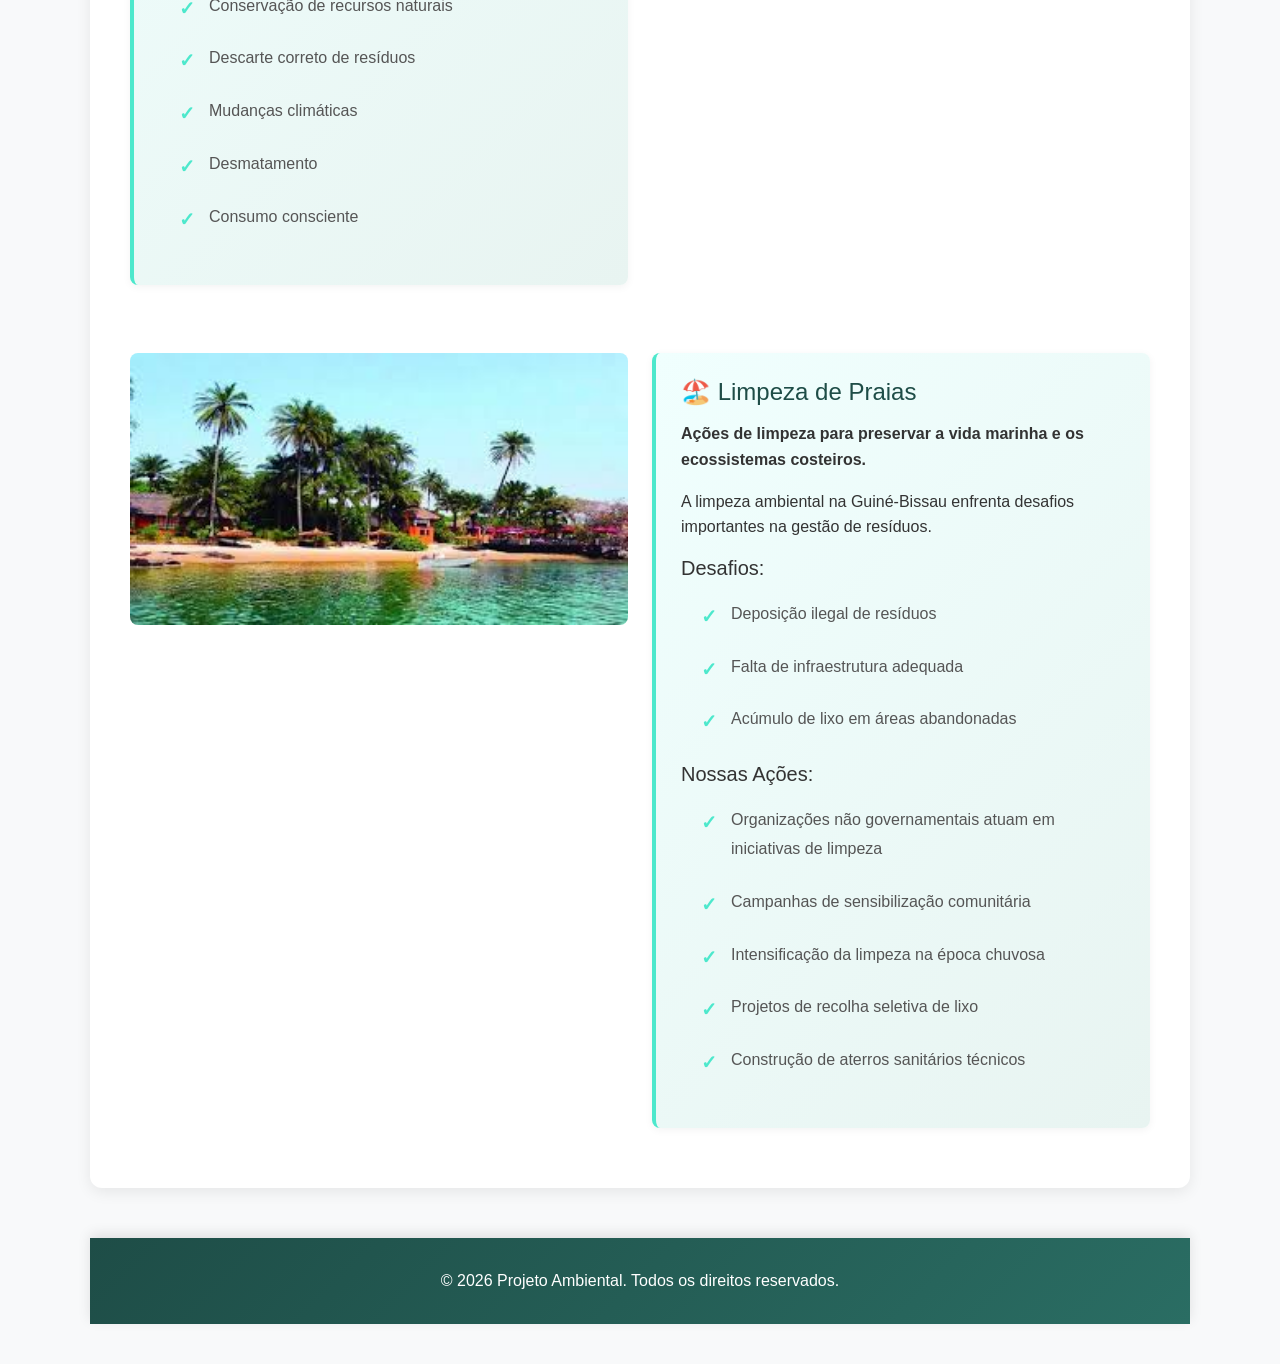
<file: projeto.html>
<!DOCTYPE html>
<html lang="pt-br">
<head>
    <meta charset="UTF-8">
    <meta name="viewport" content="width=device-width, initial-scale=1.0">
    <title>Projetos - Projeto Ambiental</title>
    <link rel="stylesheet" href="bootstrap-5.3.8-dist/css/bootstrap.min.css">
    <script src="bootstrap-5.3.8-dist/js/bootstrap.bundle.min.js"></script>
    <link rel="stylesheet" href="css/style.css">
</head>
<body class="ambiente">
    <header>
       
    </header>
    <nav class="navbar navbar-expand-lg navbar-dark bg-dark sticky-top">
        <div class="container">
            <a class="navbar-brand" href="index.html">🌿 Ambiente</a>
            <button class="navbar-toggler" type="button" data-bs-toggle="collapse" data-bs-target="#navbarNav" aria-controls="navbarNav" aria-label="alterar navegacao" aria-expanded="false">
                <span class="navbar-toggler-icon"></span>
            </button>
            <div class="collapse navbar-collapse" id="navbarNav">
                <ul class="navbar-nav ms-auto">
                    <li class="nav-item">
                        <a class="nav-link" href="index.html">Inicio</a>
                    </li>
                    <li class="nav-item">
                        <a class="nav-link" href="sobre.html">Sobre</a>
                    </li>
                    <li class="nav-item">
                        <a class="nav-link active" href="projeto.html">Projetos</a>
                    </li>
                    <li class="nav-item">
                        <a class="nav-link" href="ambiente-guine.html">Outros</a>
                    </li>

                    <li class="nav-item">
                        <a class="nav-link" href="Galeria.html">Galeria</a>
                    </li>
                    <li class="nav-item">
                        <a class="nav-link" href="contacto.html">Contato</a>
                    </li>
                </ul>
            </div>
        </div>
    </nav>
    <div class="container">
        <section class="content">
            <h2>🚀 Projetos em Destaque</h2>
            
            <!-- Projeto 1 -->
            <div class="row g-4 mb-5">
                <div class="col-md-6">
                    <img src="img/9.jfif" alt="Reflorestamento" style="border-radius: 8px; width: 100%;">
                </div>
                <div class="col-md-6">
                    <div class="box">
                        <h3>🌳 Projeto de Reflorestamento</h3>
                        <p><strong>Plantio de árvores em áreas desmatadas para restaurar o ecossistema.</strong></p>
                        <p>Um bom projeto de reflorestamento ambiental deve contar com fases que incluem:</p>
                        <ul style="padding-left: 20px;">
                            <li>Controle do pré-plantio</li>
                            <li>Controle de plantas competidoras</li>
                            <li>Verificação de acidez do solo e sua correção</li>
                            <li>Processo de adubação</li>
                            <li>Eliminação de insetos que destroem a vegetação</li>
                            <li>Controle do mato</li>
                        </ul>
                    </div>
                </div>
            </div>

            <!-- Projeto 2 -->
            <div class="row g-4 mb-5">
                <div class="col-md-6 order-md-2">
                    <img src="img/19.jfif" alt="Educação Ambiental" style="border-radius: 8px; width: 100%;">
                </div>
                <div class="col-md-6 order-md-1">
                    <div class="box">
                        <h3>📚 Educação Ambiental</h3>
                        <p><strong>Palestras e oficinas para conscientizar a população sobre práticas sustentáveis.</strong></p>
                        <p>A educação ambiental é um processo contínuo de conscientização, visando mudança de comportamentos e valores. Engloba aspectos sociais, econômicos e éticos.</p>
                        <h5>Abordagem:</h5>
                        <ul style="padding-left: 20px;">
                            <li>Interdisciplinar</li>
                            <li>Abrangente</li>
                            <li>Participativa e contínua</li>
                            <li>Envolve escolas, famílias e comunidades</li>
                        </ul>
                        <h5>Temas Abordados:</h5>
                        <ul style="padding-left: 20px;">
                            <li>Conservação de recursos naturais</li>
                            <li>Descarte correto de resíduos</li>
                            <li>Mudanças climáticas</li>
                            <li>Desmatamento</li>
                            <li>Consumo consciente</li>
                        </ul>
                    </div>
                </div>
            </div>

            <!-- Projeto 3 -->
            <div class="row g-4">
                <div class="col-md-6">
                    <img src="img/1.jfif" alt="Limpeza de Praias" style="border-radius: 8px; width: 100%;">
                </div>
                <div class="col-md-6">
                    <div class="box">
                        <h3>🏖️ Limpeza de Praias</h3>
                        <p><strong>Ações de limpeza para preservar a vida marinha e os ecossistemas costeiros.</strong></p>
                        <p>A limpeza ambiental na Guiné-Bissau enfrenta desafios importantes na gestão de resíduos.</p>
                        <h5>Desafios:</h5>
                        <ul style="padding-left: 20px;">
                            <li>Deposição ilegal de resíduos</li>
                            <li>Falta de infraestrutura adequada</li>
                            <li>Acúmulo de lixo em áreas abandonadas</li>
                        </ul>
                        <h5>Nossas Ações:</h5>
                        <ul style="padding-left: 20px;">
                            <li>Organizações não governamentais atuam em iniciativas de limpeza</li>
                            <li>Campanhas de sensibilização comunitária</li>
                            <li>Intensificação da limpeza na época chuvosa</li>
                            <li>Projetos de recolha seletiva de lixo</li>
                            <li>Construção de aterros sanitários técnicos</li>
                        </ul>
                    </div>
                </div>
            </div>
        </section>
    <footer class="footer">
        <p>&copy; 2026 Projeto Ambiental. Todos os direitos reservados.</p>
    </footer>
</body>
</html>
</file>
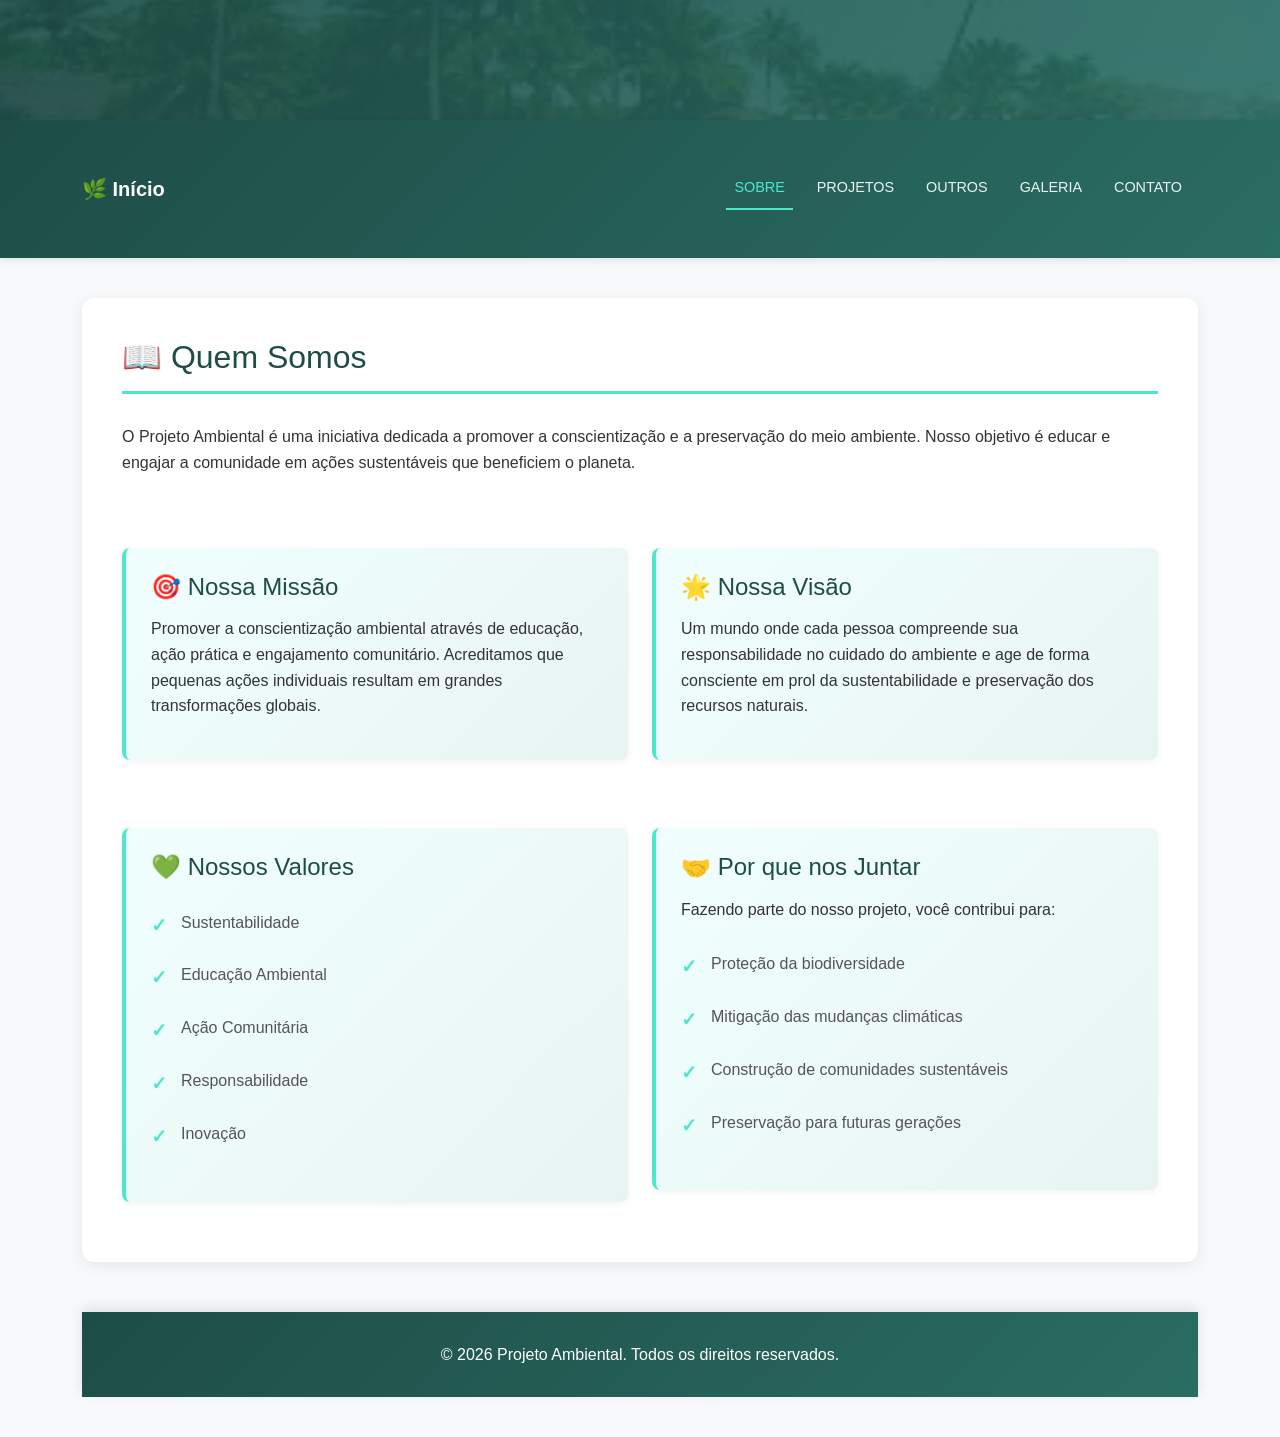
<file: sobre.html>
<!DOCTYPE html>
<html lang="pt-br">
<head>
    <meta charset="UTF-8">
    <meta name="viewport" content="width=device-width, initial-scale=1.0">
    <title>Sobre - Projeto Ambiental</title>
    <link rel="stylesheet" href="css/style.css">
    <link rel="stylesheet" href="bootstrap-5.3.8-dist/css/bootstrap.min.css">
    <script src="bootstrap-5.3.8-dist/js/bootstrap.bundle.min.js"></script>
</head>
<body class="ambiente">
    <header>
        
    </header>
    <nav class="navbar navbar-expand-lg navbar-dark bg-dark">
        <div class="container">
            <a class="navbar-brand" href="index.html">🌿 Início</a>
            <button class="navbar-toggler" type="button" data-bs-toggle="collapse" data-bs-target="#navbarNav">
                <span class="navbar-toggler-icon"></span>
            </button>
            <div class="collapse navbar-collapse" id="navbarNav">
                <ul class="navbar-nav ms-auto">
                    <li class="nav-item">
                        <a class="nav-link active" href="sobre.html">Sobre</a>
                    </li>
                    <li class="nav-item">
                        <a class="nav-link" href="projeto.html">Projetos</a>
                    </li>
                    <li class="nav-item">
                        <a class="nav-link" href="ambiente-guine.html">Outros</a>
                    </li>
                    <li class="nav-item">
                        <a class="nav-link" href="Galeria.html">Galeria</a>
                    </li>
                    <li class="nav-item">
                        <a class="nav-link" href="contacto.html">Contato</a>
                    </li>
                </ul>
            </div>
        </div>
    </nav>
    <div class="container">
        <section class="content">
            <h2>📖 Quem Somos</h2>
            <p>O Projeto Ambiental é uma iniciativa dedicada a promover a conscientização e a preservação do meio ambiente. Nosso objetivo é educar e engajar a comunidade em ações sustentáveis que beneficiem o planeta.</p>
            
            <div class="row g-4 mt-5">
                <div class="col-md-6">
                    <div class="box">
                        <h3>🎯 Nossa Missão</h3>
                        <p>Promover a conscientização ambiental através de educação, ação prática e engajamento comunitário. Acreditamos que pequenas ações individuais resultam em grandes transformações globais.</p>
                    </div>
                </div>
                <div class="col-md-6">
                    <div class="box">
                        <h3>🌟 Nossa Visão</h3>
                        <p>Um mundo onde cada pessoa compreende sua responsabilidade no cuidado do ambiente e age de forma consciente em prol da sustentabilidade e preservação dos recursos naturais.</p>
                    </div>
                </div>
            </div>

            <div class="row g-4 mt-4">
                <div class="col-md-6">
                    <div class="box">
                        <h3>💚 Nossos Valores</h3>
                        <ul>
                            <li>Sustentabilidade</li>
                            <li>Educação Ambiental</li>
                            <li>Ação Comunitária</li>
                            <li>Responsabilidade</li>
                            <li>Inovação</li>
                        </ul>
                    </div>
                </div>
                <div class="col-md-6">
                    <div class="box">
                        <h3>🤝 Por que nos Juntar</h3>
                        <p>Fazendo parte do nosso projeto, você contribui para:</p>
                        <ul>
                            <li>Proteção da biodiversidade</li>
                            <li>Mitigação das mudanças climáticas</li>
                            <li>Construção de comunidades sustentáveis</li>
                            <li>Preservação para futuras gerações</li>
                        </ul>
                    </div>
                </div>
            </div>
        </section>
    <footer class="footer">
        <p>&copy; 2026 Projeto Ambiental. Todos os direitos reservados.</p>
    </footer>
</body>
</html>
</file>
<file: css/style.css>
* {
    margin: 0;
    padding: 0;
    box-sizing: border-box;
}

body.ambiente {
    font-family: 'Segoe UI', Tahoma, Geneva, Verdana, sans-serif;
    line-height: 1.6;
    background-color: #f8f9fa;
    color: #333;
}

/* Navbar */
.navbar {
    background: linear-gradient(135deg, #1e4d47 0%, #2a6d63 100%);
    box-shadow: 0 2px 8px rgba(0,0,0,0.1);
}

.navbar-brand {
    font-weight: 700;
    font-size: 1.5rem;
    color: #fff !important;
    transition: all 0.3s ease;
}

.navbar-brand:hover {
    transform: scale(1.05);
}

.navbar-nav .nav-link {
    color: #e8f4f1 !important;
    font-weight: 500;
    margin: 0 8px;
    transition: all 0.3s ease;
    text-transform: uppercase;
    font-size: 0.9rem;
}

.navbar-nav .nav-link:hover,
.navbar-nav .nav-link.active {
    color: #4de8cc !important;
    border-bottom: 2px solid #4de8cc;
}

/* Header */
header {
    background: linear-gradient(135deg, rgba(30, 77, 71, 0.9), rgba(42, 109, 99, 0.9)), 
                url('../img/1.jfif') center/cover;
    color: #fff;
    padding: 60px 20px;
    text-align: center;
    box-shadow: 0 4px 12px rgba(0,0,0,0.15);
}

header h1 {
    font-size: 3rem;
    margin-bottom: 20px;
    font-weight: 700;
    text-shadow: 2px 2px 4px rgba(0,0,0,0.3);
}

header p {
    font-size: 1.1rem;
    margin-bottom: 30px;
    max-width: 700px;
    margin-left: auto;
    margin-right: auto;
}

marquee p {
    background: rgba(77, 232, 204, 0.15);
    padding: 15px;
    border-radius: 8px;
    font-weight: 500;
    color: #4de8cc;
}

/* Container */
.container {
    padding: 40px 20px;
}

/* Content */
.content {
    background: #fff;
    padding: 40px;
    border-radius: 12px;
    box-shadow: 0 4px 15px rgba(0,0,0,0.08);
    margin-bottom: 30px;
}

.content h2 {
    color: #1e4d47;
    font-size: 2rem;
    margin-bottom: 30px;
    border-bottom: 3px solid #4de8cc;
    padding-bottom: 15px;
}

.content h3 {
    color: #2a6d63;
    font-size: 1.5rem;
    margin-top: 25px;
    margin-bottom: 15px;
}

/* Boxes */
.box {
    padding: 25px;
    background: linear-gradient(135deg, #f0fffe 0%, #e8f4f1 100%);
    border-left: 4px solid #4de8cc;
    border-radius: 8px;
    margin-bottom: 20px;
    transition: all 0.3s ease;
    box-shadow: 0 2px 8px rgba(0,0,0,0.05);
}

.box:hover {
    transform: translateX(5px);
    box-shadow: 0 4px 12px rgba(77, 232, 204, 0.2);
}

.box h3 {
    color: #1e4d47;
    margin-top: 0;
}

/* Images */
img {
    max-width: 100%;
    height: auto;
    border-radius: 8px;
    transition: transform 0.3s ease;
}

img:hover {
    transform: scale(1.02);
}

.container ul img {
    width: 100%;
    height: auto;
    max-height: 300px;
    object-fit: cover;
    margin: 15px 0;
}

.responsive-img {
    width: 100%;
    max-width: 600px;
    height: auto;
    margin: 20px 0;
}

/* Lists */
.content ul {
    padding-left: 0;
}

.content li {
    list-style: none;
    padding: 12px 0;
    padding-left: 30px;
    position: relative;
    color: #555;
    line-height: 1.8;
}

.content li:before {
    content: "✓";
    position: absolute;
    left: 0;
    color: #4de8cc;
    font-weight: bold;
    font-size: 1.2rem;
}

/* Footer */
.footer {
    text-align: center;
    padding: 30px 20px;
    background: linear-gradient(135deg, #1e4d47 0%, #2a6d63 100%);
    color: #fff;
    margin-top: 50px;
    box-shadow: 0 -4px 12px rgba(0,0,0,0.1);
}

.footer p {
    margin: 0;
    font-weight: 500;
}

/* Responsive */
@media (max-width: 768px) {
    header h1 {
        font-size: 2rem;
    }
    
    header p {
        font-size: 1rem;
    }
    
    .content {
        padding: 20px;
    }
    
    .navbar-nav .nav-link {
        margin: 5px 0;
    }
}
</file>
<file: css/contacto.css>
<style>
body.ambiente {
    font-family: 'Segoe UI', Tahoma, Geneva, Verdana, sans-serif;
    background-color: #f8f9fa;
    color: #333;
}

/* Navbar - usar estilos de style.css */
.navbar {
    background: linear-gradient(135deg, #1e4d47 0%, #8a811a 100%);
    box-shadow: 0 2px 8px rgba(0,0,0,0.1);
}

.navbar-brand {
    color: #fff !important;
    font-weight: 700;
    font-size: 1.3rem;
}

.nav-link {
    color: #e8f4f1 !important;
    font-weight: 500;
    transition: all 0.3s ease;
}

.nav-link:hover,
.nav-link.active {
    color: #4de8cc !important;
    border-bottom: 2px solid #4de8cc;
}

/* Hero Section */
.hero {
    background: linear-gradient(135deg, rgba(30, 77, 71, 0.9), rgba(42, 109, 99, 0.9)), 
                url("../img/transferir\ \(1\).jfif") center/cover;
    color: #fff;
    padding: 100px 20px;
    text-align: center;
    box-shadow: 0 4px 12px rgba(0,0,0,0.15);
}

.hero h1 {
    font-size: 3rem;
    font-weight: 700;
    margin-bottom: 20px;
    text-shadow: 2px 2px 4px rgba(0,0,0,0.3);
}

.hero .lead {
    font-size: 1.2rem;
    opacity: 0.95;
}

/* Section Title */
.section-title {
    color: #1e4d47;
    font-weight: 700;
    font-size: 2rem;
    margin-bottom: 40px;
    border-bottom: 3px solid #4de8cc;
    padding-bottom: 15px;
    display: inline-block;
    width: 100%;
}

/* Cards */
.card {
    border: none;
    border-radius: 12px;
    background: #fff;
    box-shadow: 0 2px 8px rgba(0,0,0,0.08);
    transition: all 0.3s ease;
    border-left: 4px solid #4de8cc;
}

.card h5 {
    color: #1e4d47;
    font-weight: 700;
    margin-bottom: 15px;
}

.card p {
    color: #555;
    line-height: 1.6;
    margin-bottom: 0;
}

.card:hover {
    transform: translateY(-8px);
    box-shadow: 0 8px 20px rgba(77, 232, 204, 0.2);
}

/* About Section */
.about {
    background-color: #f0fffe;
}

.about p {
    color: #555;
}

/* Contact Section */
.contact {
    background-color: #f8f9fa;
}

.form-label {
    color: #1e4d47;
    font-weight: 600;
    margin-bottom: 8px;
}

.form-control {
    border: 2px solid #ddd;
    border-radius: 8px;
    padding: 10px 15px;
    transition: all 0.3s ease;
    font-size: 1rem;
}

.form-control:focus {
    border-color: #4de8cc;
    box-shadow: 0 0 0 0.2rem rgba(77, 232, 204, 0.25);
    outline: none;
}

.btn-primary {
    background: linear-gradient(135deg, #1e4d47 0%, #2a6d63 100%);
    border: none;
    border-radius: 8px;
    font-weight: 600;
    padding: 12px 20px;
    transition: all 0.3s ease;
}

.btn-primary:hover {
    background: linear-gradient(135deg, #152f2a 0%, #1f4f47 100%);
    transform: translateY(-2px);
    box-shadow: 0 4px 12px rgba(77, 232, 204, 0.3);
}

.btn-primary:active {
    transform: translateY(0);
}

/* Footer */
.footer {
    text-align: center;
    padding: 30px 20px;
    background: linear-gradient(135deg, #1e4d47 0%, #2a6d63 100%);
    color: #fff;
    margin-top: 50px;
    box-shadow: 0 -4px 12px rgba(0,0,0,0.1);
}

.footer p {
    margin: 0;
    font-weight: 500;
}

/* Responsive */
@media (max-width: 768px) {
    .hero h1 {
        font-size: 2rem;
    }
    
    .hero .lead {
        font-size: 1rem;
    }
    
    .section-title {
        font-size: 1.5rem;
    }
    
    .card {
        margin-bottom: 20px;
    }
}
</style>

footer {
    background-color: #0dfd3d;
    color: white;
    padding: 20px 0;
}

.btn-primary {
    background-color: #0d6efd;
    border: none;
}

.btn-primary:hover {
    background-color: #0bb2d7;
}
</style>
</file>
